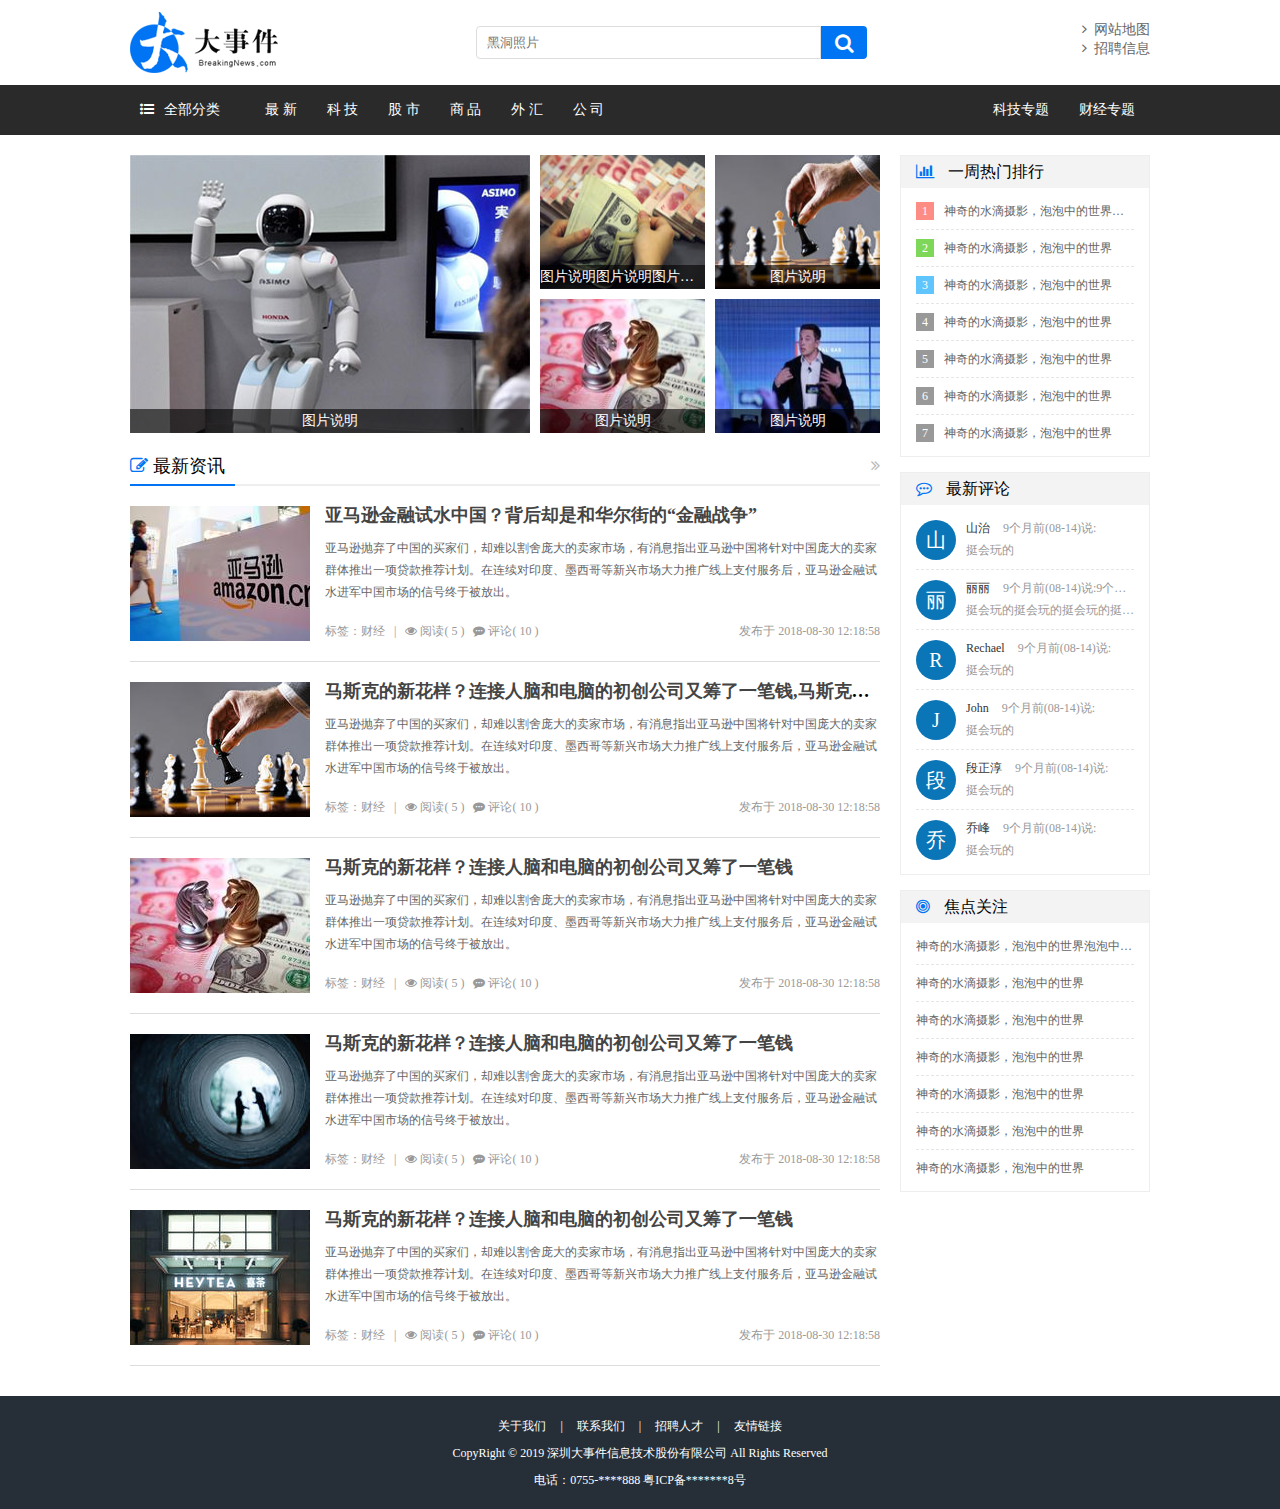
<file: index.html>
<!DOCTYPE html>
<html lang="en">

<head>
    <meta charset="UTF-8">
    <meta name="viewport" content="width=device-width, initial-scale=1.0">
    <meta http-equiv="X-UA-Compatible" content="ie=edge">
    <title>大事件-首页</title>
    <link rel="stylesheet" href="css/reset.css">
    <link rel="stylesheet" href="css/font-awesome.min.css">
    <link rel="stylesheet" href="css/main.css">
</head>

<body>
    <div class="header">
        <a href="#" class="logo fl"><img src="images/logo.png" alt="logo"></a>
        <div class="search_form fl">
            <input type="text" class="search_txt" placeholder="黑洞照片">
            <button class="search_btn"><i class="fa fa-search"></i></button>
        </div>
        <div class="link_info fr">
            <a href="#"><i class="fa fa-angle-right"></i>&nbsp;&nbsp;网站地图</a><br>
            <a href="#"><i class="fa fa-angle-right"></i>&nbsp;&nbsp;招聘信息</a>
        </div>
    </div>

    <div class="menu_con">
        <div class="menu">
            <div class="menu_collapse fl">
                <a href="javascript:;" class="level_one"><i class="fa fa-list-ul"></i>全部分类</a>
                <ul class="level_two">
                    <li class="up"></li>
                    <li><a href="./list.html">最 新</a></li>
                    <li><a href="./list.html">科 技</a></li>
                    <li><a href="./list.html">股 市</a></li>
                    <li><a href="./list.html">商 品</a></li>
                    <li><a href="./list.html">外 汇</a></li>
                    <li><a href="./list.html">公 司</a></li>
                </ul>
            </div>
            <ul class="left_menu fl">
                <li><a href="#">最 新</a></li>
                <li><a href="#">科 技</a></li>
                <li><a href="#">股 市</a></li>
                <li><a href="#">商 品</a></li>
                <li><a href="#">外 汇</a></li>
                <li><a href="#">公 司</a></li>
            </ul>
            <ul class="right_menu fr">
                <li><a href="#">科技专题</a></li>
                <li><a href="#">财经专题</a></li>
            </ul>
        </div>
    </div>

    <div class="main_con clearfix">
        <div class="left_con">
            <ul class="focus_list">
                <li class="first">
                    <a href="#"><img src="images/pic01.jpg" alt=""></a>
                    <p>图片说明</p>
                </li>
                <li>
                    <a href="#"><img src="images/pic02.jpg" alt=""></a>
                    <p>图片说明图片说明图片说明图片说明图片说明图片说明图片说明图片说明图片说明</p>
                </li>
                <li>
                    <a href="#"><img src="images/pic03.jpg" alt=""></a>
                    <p>图片说明</p>
                </li>
                <li>
                    <a href="#"><img src="images/pic05.jpg" alt=""></a>
                    <p>图片说明</p>
                </li>
                <li>
                    <a href="#"><img src="images/pic06.jpg" alt=""></a>
                    <p>图片说明</p>
                </li>
            </ul>

            <div class="common_title">
                <h3><i class="fa fa-edit"></i> 最新资讯</h3>
                <a href="#" class="more"><i class="fa fa-angle-double-right"></i></a>
            </div>

            <div class="common_news">
                <div class="common_news_list">
                    <a href="#" class="list_pic"><img src="images/pic09.jpg" alt=""></a>
                    <h4><a href="#">亚马逊金融试水中国？背后却是和华尔街的“金融战争” </a></h4>
                    <p>亚马逊抛弃了中国的买家们，却难以割舍庞大的卖家市场，有消息指出亚马逊中国将针对中国庞大的卖家群体推出一项贷款推荐计划。在连续对印度、墨西哥等新兴市场大力推广线上支付服务后，亚马逊金融试水进军中国市场的信号终于被放出。
                    </p>
                    <div class="new_info">
                        <span>标签：财经&nbsp;&nbsp;&nbsp;|&nbsp;&nbsp;&nbsp;<i class="fa fa-eye"></i>&nbsp;阅读( 5
                            )&nbsp;&nbsp;&nbsp;<i class="fa fa-commenting"></i>&nbsp;评论( 10 )</span>
                        <b>发布于 2018-08-30 12:18:58</b>
                    </div>
                </div>

                <div class="common_news_list">
                    <a href="#" class="list_pic"><img src="images/pic03.jpg" alt=""></a>
                    <h4><a href="#">马斯克的新花样？连接人脑和电脑的初创公司又筹了一笔钱,马斯克的新花样？连接人脑和电脑的初创公司又筹了一笔钱</a></h4>
                    <p>亚马逊抛弃了中国的买家们，却难以割舍庞大的卖家市场，有消息指出亚马逊中国将针对中国庞大的卖家群体推出一项贷款推荐计划。在连续对印度、墨西哥等新兴市场大力推广线上支付服务后，亚马逊金融试水进军中国市场的信号终于被放出。
                    </p>
                    <div class="new_info">
                        <span>标签：财经&nbsp;&nbsp;&nbsp;|&nbsp;&nbsp;&nbsp;<i class="fa fa-eye"></i>&nbsp;阅读( 5
                            )&nbsp;&nbsp;&nbsp;<i class="fa fa-commenting"></i>&nbsp;评论( 10 )</span>
                        <b>发布于 2018-08-30 12:18:58</b>
                    </div>
                </div>

                <div class="common_news_list">
                    <a href="#" class="list_pic"><img src="images/pic05.jpg" alt=""></a>
                    <h4><a href="#">马斯克的新花样？连接人脑和电脑的初创公司又筹了一笔钱</a></h4>
                    <p>亚马逊抛弃了中国的买家们，却难以割舍庞大的卖家市场，有消息指出亚马逊中国将针对中国庞大的卖家群体推出一项贷款推荐计划。在连续对印度、墨西哥等新兴市场大力推广线上支付服务后，亚马逊金融试水进军中国市场的信号终于被放出。
                    </p>
                    <div class="new_info">
                        <span>标签：财经&nbsp;&nbsp;&nbsp;|&nbsp;&nbsp;&nbsp;<i class="fa fa-eye"></i>&nbsp;阅读( 5
                            )&nbsp;&nbsp;&nbsp;<i class="fa fa-commenting"></i>&nbsp;评论( 10 )</span>
                        <b>发布于 2018-08-30 12:18:58</b>
                    </div>
                </div>

                <div class="common_news_list">
                    <a href="#" class="list_pic"><img src="images/pic07.jpg" alt=""></a>
                    <h4><a href="#">马斯克的新花样？连接人脑和电脑的初创公司又筹了一笔钱</a></h4>
                    <p>亚马逊抛弃了中国的买家们，却难以割舍庞大的卖家市场，有消息指出亚马逊中国将针对中国庞大的卖家群体推出一项贷款推荐计划。在连续对印度、墨西哥等新兴市场大力推广线上支付服务后，亚马逊金融试水进军中国市场的信号终于被放出。
                    </p>
                    <div class="new_info">
                        <span>标签：财经&nbsp;&nbsp;&nbsp;|&nbsp;&nbsp;&nbsp;<i class="fa fa-eye"></i>&nbsp;阅读( 5
                            )&nbsp;&nbsp;&nbsp;<i class="fa fa-commenting"></i>&nbsp;评论( 10 )</span>
                        <b>发布于 2018-08-30 12:18:58</b>
                    </div>
                </div>

                <div class="common_news_list">
                    <a href="#" class="list_pic"><img src="images/pic10.jpg" alt=""></a>
                    <h4><a href="#">马斯克的新花样？连接人脑和电脑的初创公司又筹了一笔钱</a></h4>
                    <p>亚马逊抛弃了中国的买家们，却难以割舍庞大的卖家市场，有消息指出亚马逊中国将针对中国庞大的卖家群体推出一项贷款推荐计划。在连续对印度、墨西哥等新兴市场大力推广线上支付服务后，亚马逊金融试水进军中国市场的信号终于被放出。
                    </p>
                    <div class="new_info">
                        <span>标签：财经&nbsp;&nbsp;&nbsp;|&nbsp;&nbsp;&nbsp;<i class="fa fa-eye"></i>&nbsp;阅读( 5
                            )&nbsp;&nbsp;&nbsp;<i class="fa fa-commenting"></i>&nbsp;评论( 10 )</span>
                        <b>发布于 2018-08-30 12:18:58</b>
                    </div>
                </div>
            </div>

        </div>
        <div class="right_con">
            <div class="common_wrap">
                <h3><i class="fa fa-bar-chart"></i> 一周热门排行</h3>
                <ul class="content_list hotrank_list">
                    <li><span class="first">1</span><a href="#">神奇的水滴摄影，泡泡中的世界泡泡中的世界</a></li>
                    <li><span class="second">2</span><a href="#">神奇的水滴摄影，泡泡中的世界</a></li>
                    <li><span class="third">3</span><a href="#">神奇的水滴摄影，泡泡中的世界</a></li>
                    <li><span>4</span><a href="#">神奇的水滴摄影，泡泡中的世界</a></li>
                    <li><span>5</span><a href="#">神奇的水滴摄影，泡泡中的世界</a></li>
                    <li><span>6</span><a href="#">神奇的水滴摄影，泡泡中的世界</a></li>
                    <li><span>7</span><a href="#">神奇的水滴摄影，泡泡中的世界</a></li>
                </ul>
            </div>
            <div class="common_wrap">
                <h3><i class="fa fa-commenting-o"></i> 最新评论</h3>
                <ul class="content_list comment_list">
                    <li>
                        <span>山</span>
                        <b><em>山治</em> 9个月前(08-14)说:</b>
                        <strong>挺会玩的</strong>
                    </li>
                    <li>
                        <span>丽</span>
                        <b><em>丽丽</em> 9个月前(08-14)说:9个月前(08-14)说:9个月前(08-14)说:</b>
                        <strong>挺会玩的挺会玩的挺会玩的挺会玩的</strong>
                    </li>
                    <li>
                        <span>R</span>
                        <b><em>Rechael</em> 9个月前(08-14)说:</b>
                        <strong>挺会玩的</strong>
                    </li>
                    <li>
                        <span>J</span>
                        <b><em>John</em> 9个月前(08-14)说:</b>
                        <strong>挺会玩的</strong>
                    </li>
                    <li>
                        <span>段</span>
                        <b><em>段正淳</em> 9个月前(08-14)说:</b>
                        <strong>挺会玩的</strong>
                    </li>
                    <li>
                        <span>乔</span>
                        <b><em>乔峰</em> 9个月前(08-14)说:</b>
                        <strong>挺会玩的</strong>
                    </li>
                </ul>
            </div>
            <div class="common_wrap">
                <h3><i class="fa fa-bullseye"></i> 焦点关注</h3>
                <ul class="content_list guanzhu_list">
                    <li><a href="#">神奇的水滴摄影，泡泡中的世界泡泡中的世界</a></li>
                    <li><a href="#">神奇的水滴摄影，泡泡中的世界</a></li>
                    <li><a href="#">神奇的水滴摄影，泡泡中的世界</a></li>
                    <li><a href="#">神奇的水滴摄影，泡泡中的世界</a></li>
                    <li><a href="#">神奇的水滴摄影，泡泡中的世界</a></li>
                    <li><a href="#">神奇的水滴摄影，泡泡中的世界</a></li>
                    <li><a href="#">神奇的水滴摄影，泡泡中的世界</a></li>
                </ul>
            </div>
        </div>
    </div>

    <div class="footer clearfix">
        <div class="foot_link">
            <a href="#">关于我们</a>
            <span>|</span>
            <a href="#">联系我们</a>
            <span>|</span>
            <a href="#">招聘人才</a>
            <span>|</span>
            <a href="#">友情链接</a>
        </div>
        <p>CopyRight © 2019 深圳大事件信息技术股份有限公司 All Rights Reserved</p>
        <p>电话：0755-****888 粤ICP备*******8号</p>
    </div>

    <!-- 导入模板引擎js文件 -->
    <script src="./js/template-web.js"></script>
    <!-- 引入jq文件 -->
    <script src="./js/jquery-1.12.4.min.js"></script>
</body>

</html>
</file>
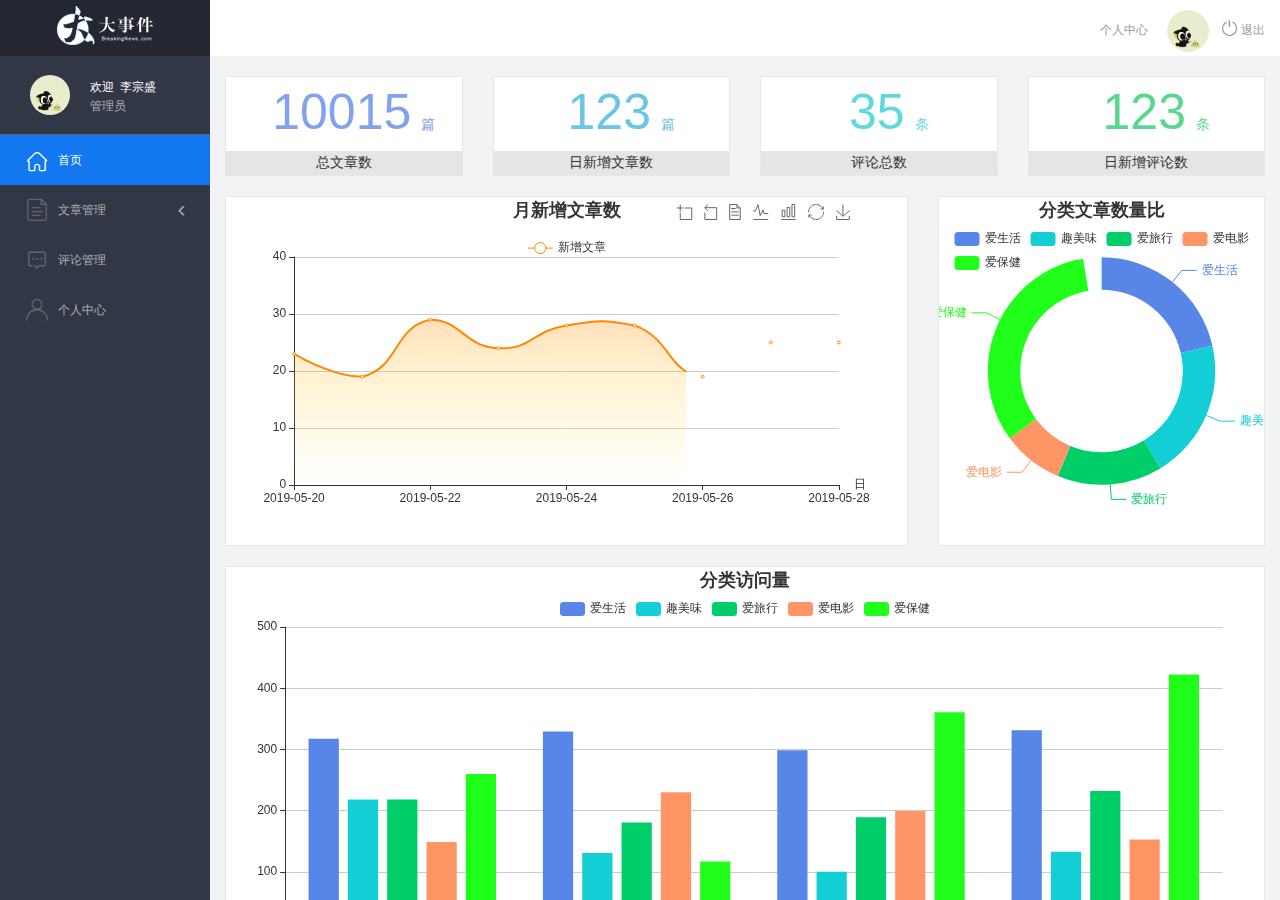
<file: admin/index.html>
<!DOCTYPE html>
<html lang="en">

<head>
    <meta charset="UTF-8">
    <meta name="viewport" content="width=device-width, initial-scale=1.0">
    <meta http-equiv="X-UA-Compatible" content="ie=edge">
    <title>大事件-后台首页</title>
    <link rel="stylesheet" href="./libs/bootstrap/css/bootstrap.min.css">
    <link rel="stylesheet" href="css/reset.css">
    <link rel="stylesheet" href="css/iconfont.css">
    <link rel="stylesheet" href="css/main.css">
    <script src="./libs/jquery-1.12.4.min.js"></script>
    <!-- 导入bootstrap的js文件 -->
    <script src="./libs/bootstrap/js/bootstrap.min.js"></script>
</head>

<body>
    <div class="sider">
        <a href="#" class="logo"><img src="images/logo02.png" alt="logo"></a>
        <div class="user_info">
            <img src="images/2.jpg" alt="person">
            <span>欢迎&nbsp;&nbsp;李宗盛</span>
            <b>管理员</b>
        </div>
        <!-- 左侧导航栏 -->
        <div class="menu">
            <div class="level01 active"><a href="./main_count.html" target="main_frame"><i
                        class="iconfont icon-yidiandiantubiao04"></i><span>首页</span></a></div>
            <div class="level01"><a href="#"><i class="iconfont icon-icon-article"></i><span>文章管理</span><b
                        class="iconfont icon-arrowdownl"></b></a></div>
            <ul class="level02">
                <li><a href="#" target="main_frame"><i class="iconfont icon-previewright"></i><span>文章列表</span></a></li>
                <li><a href="#" target="main_frame"><i class="iconfont icon-previewright"></i><span>发表文章</span></a></li>
                <li><a href="#" target="main_frame"><i class="iconfont icon-previewright"></i><span>文章类别管理</span></a>
                </li>
            </ul>

            <div class="level01"><a href="./comment_list.html" target="main_frame"><i
                        class="iconfont icon-comment"></i><span>评论管理</span></a></div>
            <div class="level01" id="user"><a href="./user.html" target="main_frame"><i
                        class="iconfont icon-user"></i><span>个人中心</span></a></div>
        </div>
        <!-- 顶部栏 -->
        <div class="header_bar">
            <div class="user_center_link">
                <a href="./user.html" target="main_frame">个人中心</a>
                <img src="images/2.jpg" alt="person">
                <a href="javascript:void(0)" class="logout"><i class="iconfont icon-tuichu"></i> 退出</a>
            </div>
        </div>
        <!-- 右侧主体内容 -->
        <div class="main" id="main_body">
            <iframe name="main_frame" src="./main_count.html" frameborder="0" class="main_frame"></iframe>
        </div>
    </div>
</body>
<script>
    $(function() {
        //点击文章管理后消失隐藏
        $('.level01').click(function() {
            $(this).next('.level02').slideToggle()
        })

        //点击变色
        $('.level01').click(function() {
            $(this).addClass('active').siblings().removeClass('active')
        })

        //获取用户信息
        $.ajax({
            url: 'http://localhost:8080/api/v1/admin/user/info',
            headers: {
                Authorization: window.localStorage.getItem('token')
            },
            success: function(res) {
                console.log(res);
                $('.user_info img').prop('src', res.data.userPic).next('span').html('欢迎&nbsp;&nbsp;' + res.data.nickname);
                $('.user_center_link').children('img').prop('src', res.data.userPic);



            }

        })






    })
</script>

</html>
</file>
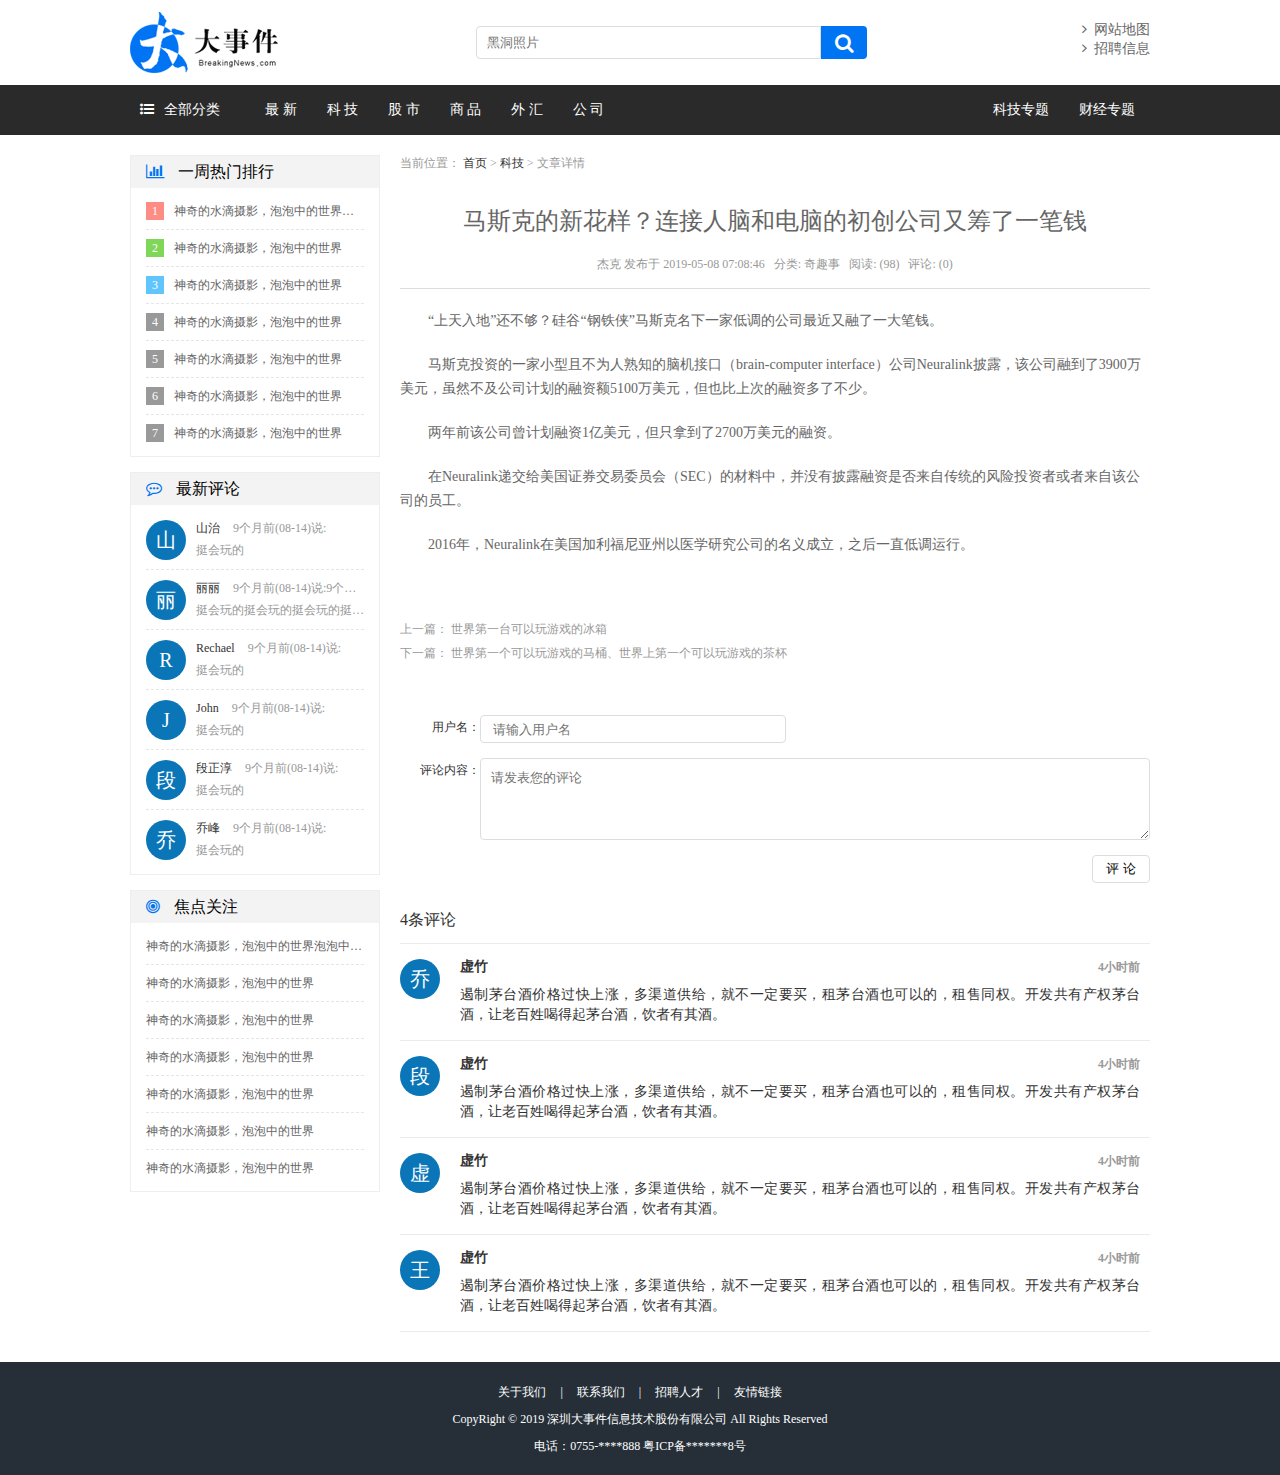
<file: article.html>
<!DOCTYPE html>
<html lang="en">

<head>
    <meta charset="UTF-8">
    <meta name="viewport" content="width=device-width, initial-scale=1.0">
    <meta http-equiv="X-UA-Compatible" content="ie=edge">
    <title>大事件-文章</title>
    <link rel="stylesheet" type="text/css" href="css/reset.css">
    <link rel="stylesheet" href="css/font-awesome.min.css">
    <link rel="stylesheet" type="text/css" href="css/main.css">
</head>

<body>
    <div class="header">
        <a href="#" class="logo fl"><img src="images/logo.png" alt="logo"></a>
        <div class="search_form fl">
            <input type="text" class="search_txt" placeholder="黑洞照片">
            <button class="search_btn"><i class="fa fa-search"></i></button>
        </div>
        <div class="link_info fr">
            <a href="#"><i class="fa fa-angle-right"></i>&nbsp;&nbsp;网站地图</a><br>
            <a href="#"><i class="fa fa-angle-right"></i>&nbsp;&nbsp;招聘信息</a>
        </div>
    </div>

    <div class="menu_con">
        <div class="menu">
            <div class="menu_collapse fl">
                <a href="javascript:;" class="level_one"><i class="fa fa-list-ul"></i>全部分类</a>
                <ul class="level_two">
                    <li class="up"></li>
                    <li><a href="#">最 新</a></li>
                    <li><a href="#">科 技</a></li>
                    <li><a href="#">股 市</a></li>
                    <li><a href="#">商 品</a></li>
                    <li><a href="#">外 汇</a></li>
                    <li><a href="#">公 司</a></li>
                </ul>
            </div>
            <ul class="left_menu fl">
                <li><a href="#">最 新</a></li>
                <li><a href="#">科 技</a></li>
                <li><a href="#">股 市</a></li>
                <li><a href="#">商 品</a></li>
                <li><a href="#">外 汇</a></li>
                <li><a href="#">公 司</a></li>
            </ul>
            <ul class="right_menu fr">
                <li><a href="#">科技专题</a></li>
                <li><a href="#">财经专题</a></li>
            </ul>
        </div>
    </div>

    <div class="main_con clearfix">
        <div class="left_con setfr">
            <div class="breadcrumb">
                当前位置： <a href="#">首页</a> &gt; <a href="#">科技</a> &gt; 文章详情
            </div>
            <h3 class="article_title">马斯克的新花样？连接人脑和电脑的初创公司又筹了一笔钱</h3>
            <div class="article_info">杰克 发布于 2019-05-08 07:08:46&nbsp;&nbsp;&nbsp;分类: 奇趣事&nbsp;&nbsp;&nbsp;阅读:
                (98)&nbsp;&nbsp;&nbsp;评论: (0)</div>
            <div class="article_con">

                <p>“上天入地”还不够？硅谷“钢铁侠”马斯克名下一家低调的公司最近又融了一大笔钱。</p>

                <p>马斯克投资的一家小型且不为人熟知的脑机接口（brain-computer
                    interface）公司Neuralink披露，该公司融到了3900万美元，虽然不及公司计划的融资额5100万美元，但也比上次的融资多了不少。</p>

                <p>两年前该公司曾计划融资1亿美元，但只拿到了2700万美元的融资。</p>

                <p>在Neuralink递交给美国证券交易委员会（SEC）的材料中，并没有披露融资是否来自传统的风险投资者或者来自该公司的员工。</p>

                <p>2016年，Neuralink在美国加利福尼亚州以医学研究公司的名义成立，之后一直低调运行。</p>

            </div>
            <div class="article_links">
                上一篇： <a href="#">世界第一台可以玩游戏的冰箱</a><br>
                下一篇： <a href="#">世界第一个可以玩游戏的马桶、世界上第一个可以玩游戏的茶杯</a>
            </div>

            <form action="" class="comment_form">
                <div class="form_group">
                    <label>用户名：</label>
                    <input type="text" placeholder="请输入用户名" class="comment_name">
                </div>
                <div class="form_group">
                    <label>评论内容：</label>
                    <textarea placeholder="请发表您的评论" class="comment_input"></textarea>
                </div>
                <div class="form_group">
                    <input type="submit" name="" value="评 论" class="comment_sub"></div>
            </form>

            <div class="comment_count">
                4条评论
            </div>

            <div class="comment_list_con">
                <div class="comment_detail_list">
                    <div class="person_pic fl">乔</div>
                    <div class="name_time fl"><b>虚竹</b><span>4小时前</span></div>
                    <div class="comment_text fl">
                        遏制茅台酒价格过快上涨，多渠道供给，就不一定要买，租茅台酒也可以的，租售同权。开发共有产权茅台酒，让老百姓喝得起茅台酒，饮者有其酒。
                    </div>
                </div>
                <div class="comment_detail_list">
                    <div class="person_pic fl">段</div>
                    <div class="name_time fl"><b>虚竹</b><span>4小时前</span></div>
                    <div class="comment_text fl">
                        遏制茅台酒价格过快上涨，多渠道供给，就不一定要买，租茅台酒也可以的，租售同权。开发共有产权茅台酒，让老百姓喝得起茅台酒，饮者有其酒。
                    </div>
                </div>
                <div class="comment_detail_list">
                    <div class="person_pic fl">虚</div>
                    <div class="name_time fl"><b>虚竹</b><span>4小时前</span></div>
                    <div class="comment_text fl">
                        遏制茅台酒价格过快上涨，多渠道供给，就不一定要买，租茅台酒也可以的，租售同权。开发共有产权茅台酒，让老百姓喝得起茅台酒，饮者有其酒。
                    </div>
                </div>
                <div class="comment_detail_list">
                    <div class="person_pic fl">王</div>
                    <div class="name_time fl"><b>虚竹</b><span>4小时前</span></div>
                    <div class="comment_text fl">
                        遏制茅台酒价格过快上涨，多渠道供给，就不一定要买，租茅台酒也可以的，租售同权。开发共有产权茅台酒，让老百姓喝得起茅台酒，饮者有其酒。
                    </div>
                </div>
            </div>
        </div>
        <div class="right_con setfl">
            <div class="common_wrap">
                <h3><i class="fa fa-bar-chart"></i> 一周热门排行</h3>
                <ul class="content_list">
                    <li><span class="first">1</span><a href="#">神奇的水滴摄影，泡泡中的世界泡泡中的世界</a></li>
                    <li><span class="second">2</span><a href="#">神奇的水滴摄影，泡泡中的世界</a></li>
                    <li><span class="third">3</span><a href="#">神奇的水滴摄影，泡泡中的世界</a></li>
                    <li><span>4</span><a href="#">神奇的水滴摄影，泡泡中的世界</a></li>
                    <li><span>5</span><a href="#">神奇的水滴摄影，泡泡中的世界</a></li>
                    <li><span>6</span><a href="#">神奇的水滴摄影，泡泡中的世界</a></li>
                    <li><span>7</span><a href="#">神奇的水滴摄影，泡泡中的世界</a></li>
                </ul>
            </div>
            <div class="common_wrap">
                <h3><i class="fa fa-commenting-o"></i> 最新评论</h3>
                <ul class="content_list comment_list">
                    <li>
                        <span>山</span>
                        <b><em>山治</em> 9个月前(08-14)说:</b>
                        <strong>挺会玩的</strong>
                    </li>
                    <li>
                        <span>丽</span>
                        <b><em>丽丽</em> 9个月前(08-14)说:9个月前(08-14)说:9个月前(08-14)说:</b>
                        <strong>挺会玩的挺会玩的挺会玩的挺会玩的</strong>
                    </li>
                    <li>
                        <span>R</span>
                        <b><em>Rechael</em> 9个月前(08-14)说:</b>
                        <strong>挺会玩的</strong>
                    </li>
                    <li>
                        <span>J</span>
                        <b><em>John</em> 9个月前(08-14)说:</b>
                        <strong>挺会玩的</strong>
                    </li>
                    <li>
                        <span>段</span>
                        <b><em>段正淳</em> 9个月前(08-14)说:</b>
                        <strong>挺会玩的</strong>
                    </li>
                    <li>
                        <span>乔</span>
                        <b><em>乔峰</em> 9个月前(08-14)说:</b>
                        <strong>挺会玩的</strong>
                    </li>
                </ul>
            </div>
            <div class="common_wrap">
                <h3><i class="fa fa-bullseye"></i> 焦点关注</h3>
                <ul class="content_list guanzhu_list">
                    <li><a href="#">神奇的水滴摄影，泡泡中的世界泡泡中的世界</a></li>
                    <li><a href="#">神奇的水滴摄影，泡泡中的世界</a></li>
                    <li><a href="#">神奇的水滴摄影，泡泡中的世界</a></li>
                    <li><a href="#">神奇的水滴摄影，泡泡中的世界</a></li>
                    <li><a href="#">神奇的水滴摄影，泡泡中的世界</a></li>
                    <li><a href="#">神奇的水滴摄影，泡泡中的世界</a></li>
                    <li><a href="#">神奇的水滴摄影，泡泡中的世界</a></li>
                </ul>
            </div>
        </div>
    </div>

    <div class="footer clearfix">
        <div class="foot_link">
            <a href="#">关于我们</a>
            <span>|</span>
            <a href="#">联系我们</a>
            <span>|</span>
            <a href="#">招聘人才</a>
            <span>|</span>
            <a href="#">友情链接</a>
        </div>
        <p>CopyRight © 2019 深圳大事件信息技术股份有限公司 All Rights Reserved</p>
        <p>电话：0755-****888 粤ICP备*******8号</p>
    </div>

    <!-- 引入模板引擎js文件 -->
    <script src="./js/template-web.js"></script>
    <script src="./js/jquery-1.12.4.min.js"></script>

</body>

</html>
</file>
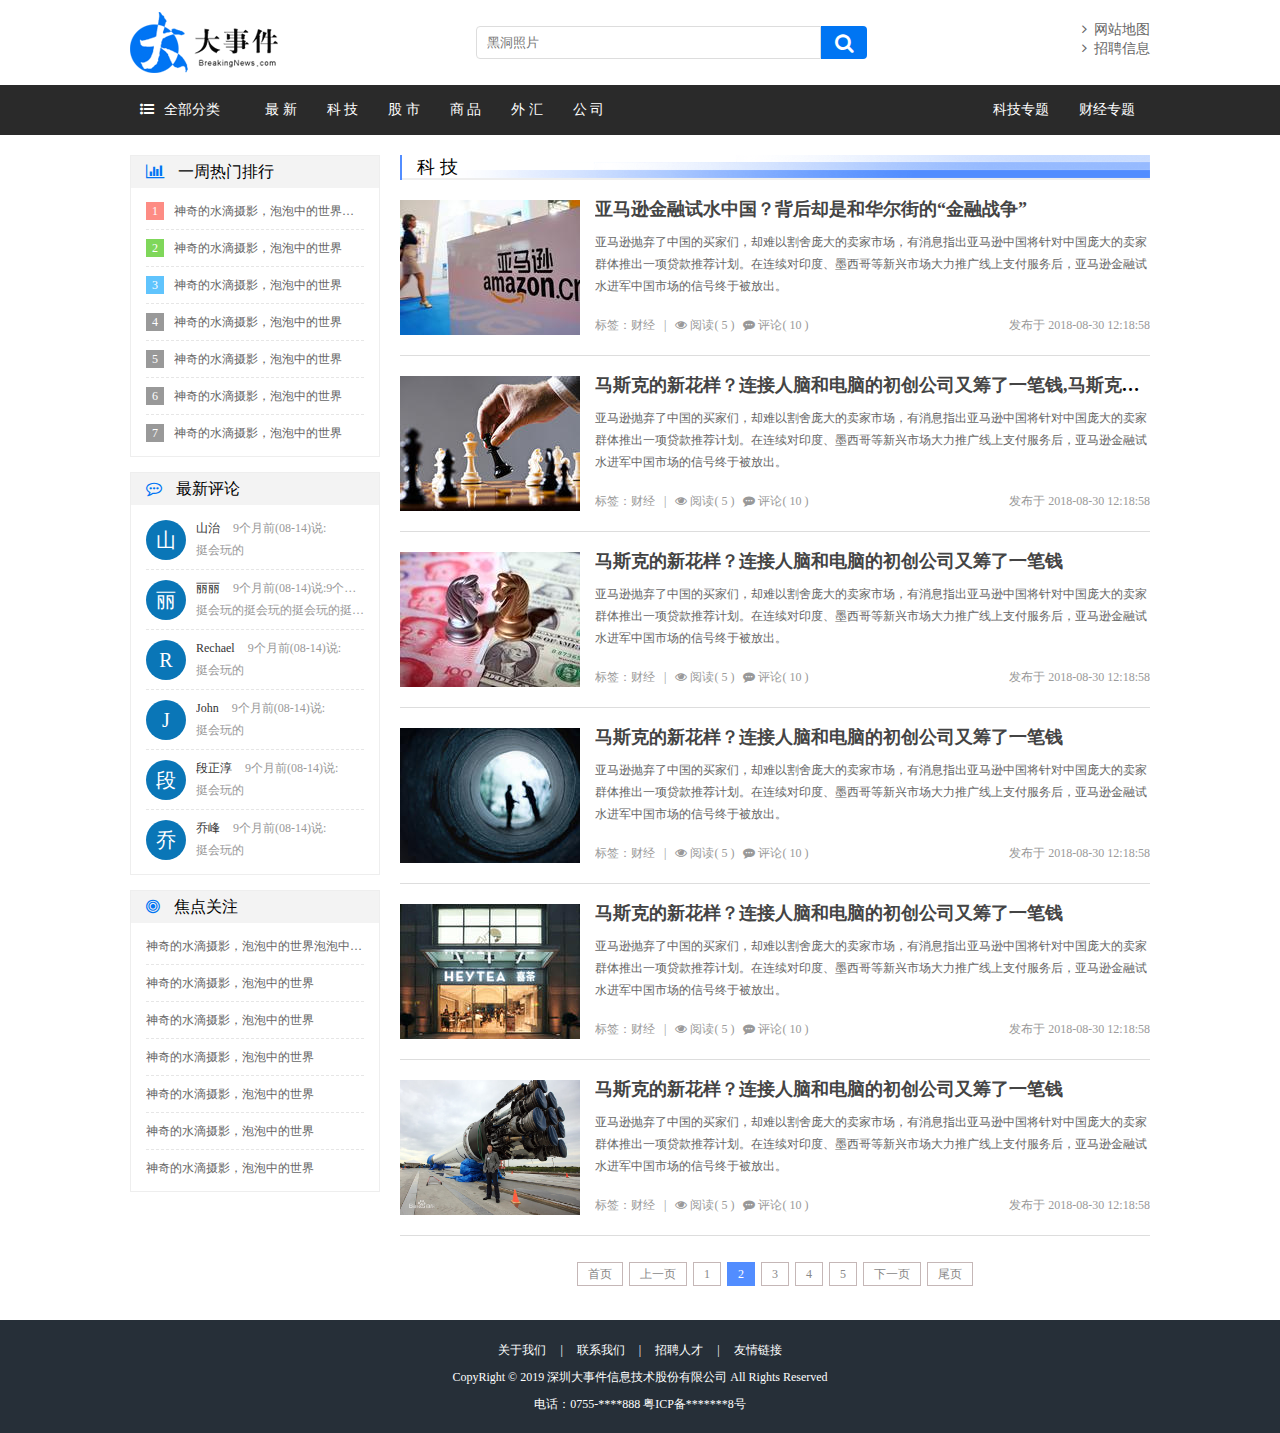
<file: list.html>
<!DOCTYPE html>
<html lang="en">

<head>
    <meta charset="UTF-8">
    <meta name="viewport" content="width=device-width, initial-scale=1.0">
    <meta http-equiv="X-UA-Compatible" content="ie=edge">
    <title>大事件-列表页</title>
    <link rel="stylesheet" type="text/css" href="css/reset.css">
    <link rel="stylesheet" href="css/font-awesome.min.css">
    <link rel="stylesheet" type="text/css" href="css/jquery.pagination.css">
    <link rel="stylesheet" type="text/css" href="css/main.css">
    <script type="text/javascript" src="js/jquery-1.12.4.min.js"></script>
    <script type="text/javascript" src="js/jquery.pagination.min.js"></script>
</head>

<body>
    <div class="header">
        <a href="#" class="logo fl"><img src="images/logo.png" alt="logo"></a>
        <div class="search_form fl">
            <input type="text" class="search_txt" placeholder="黑洞照片">
            <button class="search_btn"><i class="fa fa-search"></i></button>
        </div>
        <div class="link_info fr">
            <a href="#"><i class="fa fa-angle-right"></i>&nbsp;&nbsp;网站地图</a><br>
            <a href="#"><i class="fa fa-angle-right"></i>&nbsp;&nbsp;招聘信息</a>
        </div>
    </div>

    <div class="menu_con">
        <div class="menu">
            <div class="menu_collapse fl">
                <a href="javascript:;" class="level_one"><i class="fa fa-list-ul"></i>全部分类</a>
                <ul class="level_two">
                    <li class="up"></li>
                    <li><a href="#">最 新</a></li>
                    <li><a href="#">科 技</a></li>
                    <li><a href="#">股 市</a></li>
                    <li><a href="#">商 品</a></li>
                    <li><a href="#">外 汇</a></li>
                    <li><a href="#">公 司</a></li>
                </ul>
            </div>
            <ul class="left_menu fl">
                <li><a href="#">最 新</a></li>
                <li><a href="#">科 技</a></li>
                <li><a href="#">股 市</a></li>
                <li><a href="#">商 品</a></li>
                <li><a href="#">外 汇</a></li>
                <li><a href="#">公 司</a></li>
            </ul>
            <ul class="right_menu fr">
                <li><a href="#">科技专题</a></li>
                <li><a href="#">财经专题</a></li>
            </ul>
        </div>
    </div>

    <div class="main_con clearfix">
        <div class="left_con setfr">

            <div class="list_title">
                <h3>科 技</h3>
            </div>

            <div class="common_news_list">
                <a href="#" class="list_pic"><img src="images/pic09.jpg" alt=""></a>
                <h4><a href="#">亚马逊金融试水中国？背后却是和华尔街的“金融战争” </a></h4>
                <p>亚马逊抛弃了中国的买家们，却难以割舍庞大的卖家市场，有消息指出亚马逊中国将针对中国庞大的卖家群体推出一项贷款推荐计划。在连续对印度、墨西哥等新兴市场大力推广线上支付服务后，亚马逊金融试水进军中国市场的信号终于被放出。
                </p>
                <div class="new_info">
                    <span>标签：财经&nbsp;&nbsp;&nbsp;|&nbsp;&nbsp;&nbsp;<i class="fa fa-eye"></i>&nbsp;阅读( 5
                        )&nbsp;&nbsp;&nbsp;<i class="fa fa-commenting"></i>&nbsp;评论( 10 )</span>
                    <b>发布于 2018-08-30 12:18:58</b>
                </div>
            </div>

            <div class="common_news_list">
                <a href="#" class="list_pic"><img src="images/pic03.jpg" alt=""></a>
                <h4><a href="#">马斯克的新花样？连接人脑和电脑的初创公司又筹了一笔钱,马斯克的新花样？连接人脑和电脑的初创公司又筹了一笔钱</a></h4>
                <p>亚马逊抛弃了中国的买家们，却难以割舍庞大的卖家市场，有消息指出亚马逊中国将针对中国庞大的卖家群体推出一项贷款推荐计划。在连续对印度、墨西哥等新兴市场大力推广线上支付服务后，亚马逊金融试水进军中国市场的信号终于被放出。
                </p>
                <div class="new_info">
                    <span>标签：财经&nbsp;&nbsp;&nbsp;|&nbsp;&nbsp;&nbsp;<i class="fa fa-eye"></i>&nbsp;阅读( 5
                        )&nbsp;&nbsp;&nbsp;<i class="fa fa-commenting"></i>&nbsp;评论( 10 )</span>
                    <b>发布于 2018-08-30 12:18:58</b>
                </div>
            </div>

            <div class="common_news_list">
                <a href="#" class="list_pic"><img src="images/pic05.jpg" alt=""></a>
                <h4><a href="#">马斯克的新花样？连接人脑和电脑的初创公司又筹了一笔钱</a></h4>
                <p>亚马逊抛弃了中国的买家们，却难以割舍庞大的卖家市场，有消息指出亚马逊中国将针对中国庞大的卖家群体推出一项贷款推荐计划。在连续对印度、墨西哥等新兴市场大力推广线上支付服务后，亚马逊金融试水进军中国市场的信号终于被放出。
                </p>
                <div class="new_info">
                    <span>标签：财经&nbsp;&nbsp;&nbsp;|&nbsp;&nbsp;&nbsp;<i class="fa fa-eye"></i>&nbsp;阅读( 5
                        )&nbsp;&nbsp;&nbsp;<i class="fa fa-commenting"></i>&nbsp;评论( 10 )</span>
                    <b>发布于 2018-08-30 12:18:58</b>
                </div>
            </div>

            <div class="common_news_list">
                <a href="#" class="list_pic"><img src="images/pic07.jpg" alt=""></a>
                <h4><a href="#">马斯克的新花样？连接人脑和电脑的初创公司又筹了一笔钱</a></h4>
                <p>亚马逊抛弃了中国的买家们，却难以割舍庞大的卖家市场，有消息指出亚马逊中国将针对中国庞大的卖家群体推出一项贷款推荐计划。在连续对印度、墨西哥等新兴市场大力推广线上支付服务后，亚马逊金融试水进军中国市场的信号终于被放出。
                </p>
                <div class="new_info">
                    <span>标签：财经&nbsp;&nbsp;&nbsp;|&nbsp;&nbsp;&nbsp;<i class="fa fa-eye"></i>&nbsp;阅读( 5
                        )&nbsp;&nbsp;&nbsp;<i class="fa fa-commenting"></i>&nbsp;评论( 10 )</span>
                    <b>发布于 2018-08-30 12:18:58</b>
                </div>
            </div>

            <div class="common_news_list">
                <a href="#" class="list_pic"><img src="images/pic10.jpg" alt=""></a>
                <h4><a href="#">马斯克的新花样？连接人脑和电脑的初创公司又筹了一笔钱</a></h4>
                <p>亚马逊抛弃了中国的买家们，却难以割舍庞大的卖家市场，有消息指出亚马逊中国将针对中国庞大的卖家群体推出一项贷款推荐计划。在连续对印度、墨西哥等新兴市场大力推广线上支付服务后，亚马逊金融试水进军中国市场的信号终于被放出。
                </p>
                <div class="new_info">
                    <span>标签：财经&nbsp;&nbsp;&nbsp;|&nbsp;&nbsp;&nbsp;<i class="fa fa-eye"></i>&nbsp;阅读( 5
                        )&nbsp;&nbsp;&nbsp;<i class="fa fa-commenting"></i>&nbsp;评论( 10 )</span>
                    <b>发布于 2018-08-30 12:18:58</b>
                </div>
            </div>

            <div class="common_news_list">
                <a href="#" class="list_pic"><img src="images/pic04.jpg" alt=""></a>
                <h4><a href="#">马斯克的新花样？连接人脑和电脑的初创公司又筹了一笔钱</a></h4>
                <p>亚马逊抛弃了中国的买家们，却难以割舍庞大的卖家市场，有消息指出亚马逊中国将针对中国庞大的卖家群体推出一项贷款推荐计划。在连续对印度、墨西哥等新兴市场大力推广线上支付服务后，亚马逊金融试水进军中国市场的信号终于被放出。
                </p>
                <div class="new_info">
                    <span>标签：财经&nbsp;&nbsp;&nbsp;|&nbsp;&nbsp;&nbsp;<i class="fa fa-eye"></i>&nbsp;阅读( 5
                        )&nbsp;&nbsp;&nbsp;<i class="fa fa-commenting"></i>&nbsp;评论( 10 )</span>
                    <b>发布于 2018-08-30 12:18:58</b>
                </div>
            </div>

            <div id="pagination" class="page"></div>
            <script>
                $(function () {
                    $("#pagination").pagination({
                        currentPage: 2,
                        totalPage: 8,
                        callback: function (current) {
                            alert('ok!');
                        }
                    });
                });
            </script>

        </div>
        <div class="right_con setfl">
            <div class="common_wrap">
                <h3><i class="fa fa-bar-chart"></i> 一周热门排行</h3>
                <ul class="content_list">
                    <li><span class="first">1</span><a href="#">神奇的水滴摄影，泡泡中的世界泡泡中的世界</a></li>
                    <li><span class="second">2</span><a href="#">神奇的水滴摄影，泡泡中的世界</a></li>
                    <li><span class="third">3</span><a href="#">神奇的水滴摄影，泡泡中的世界</a></li>
                    <li><span>4</span><a href="#">神奇的水滴摄影，泡泡中的世界</a></li>
                    <li><span>5</span><a href="#">神奇的水滴摄影，泡泡中的世界</a></li>
                    <li><span>6</span><a href="#">神奇的水滴摄影，泡泡中的世界</a></li>
                    <li><span>7</span><a href="#">神奇的水滴摄影，泡泡中的世界</a></li>
                </ul>
            </div>
            <div class="common_wrap">
                <h3><i class="fa fa-commenting-o"></i> 最新评论</h3>
                <ul class="content_list comment_list">
                    <li>
                        <span>山</span>
                        <b><em>山治</em> 9个月前(08-14)说:</b>
                        <strong>挺会玩的</strong>
                    </li>
                    <li>
                        <span>丽</span>
                        <b><em>丽丽</em> 9个月前(08-14)说:9个月前(08-14)说:9个月前(08-14)说:</b>
                        <strong>挺会玩的挺会玩的挺会玩的挺会玩的</strong>
                    </li>
                    <li>
                        <span>R</span>
                        <b><em>Rechael</em> 9个月前(08-14)说:</b>
                        <strong>挺会玩的</strong>
                    </li>
                    <li>
                        <span>J</span>
                        <b><em>John</em> 9个月前(08-14)说:</b>
                        <strong>挺会玩的</strong>
                    </li>
                    <li>
                        <span>段</span>
                        <b><em>段正淳</em> 9个月前(08-14)说:</b>
                        <strong>挺会玩的</strong>
                    </li>
                    <li>
                        <span>乔</span>
                        <b><em>乔峰</em> 9个月前(08-14)说:</b>
                        <strong>挺会玩的</strong>
                    </li>
                </ul>
            </div>
            <div class="common_wrap">
                <h3><i class="fa fa-bullseye"></i> 焦点关注</h3>
                <ul class="content_list guanzhu_list">
                    <li><a href="#">神奇的水滴摄影，泡泡中的世界泡泡中的世界</a></li>
                    <li><a href="#">神奇的水滴摄影，泡泡中的世界</a></li>
                    <li><a href="#">神奇的水滴摄影，泡泡中的世界</a></li>
                    <li><a href="#">神奇的水滴摄影，泡泡中的世界</a></li>
                    <li><a href="#">神奇的水滴摄影，泡泡中的世界</a></li>
                    <li><a href="#">神奇的水滴摄影，泡泡中的世界</a></li>
                    <li><a href="#">神奇的水滴摄影，泡泡中的世界</a></li>
                </ul>
            </div>
        </div>
    </div>

    <div class="footer clearfix">
        <div class="foot_link">
            <a href="#">关于我们</a>
            <span>|</span>
            <a href="#">联系我们</a>
            <span>|</span>
            <a href="#">招聘人才</a>
            <span>|</span>
            <a href="#">友情链接</a>
        </div>
        <p>CopyRight © 2019 深圳大事件信息技术股份有限公司 All Rights Reserved</p>
        <p>电话：0755-****888 粤ICP备*******8号</p>
    </div>
    <!-- 导包template -->
    <script src="./js/template-web.js"></script>
</body>

</html>
</file>
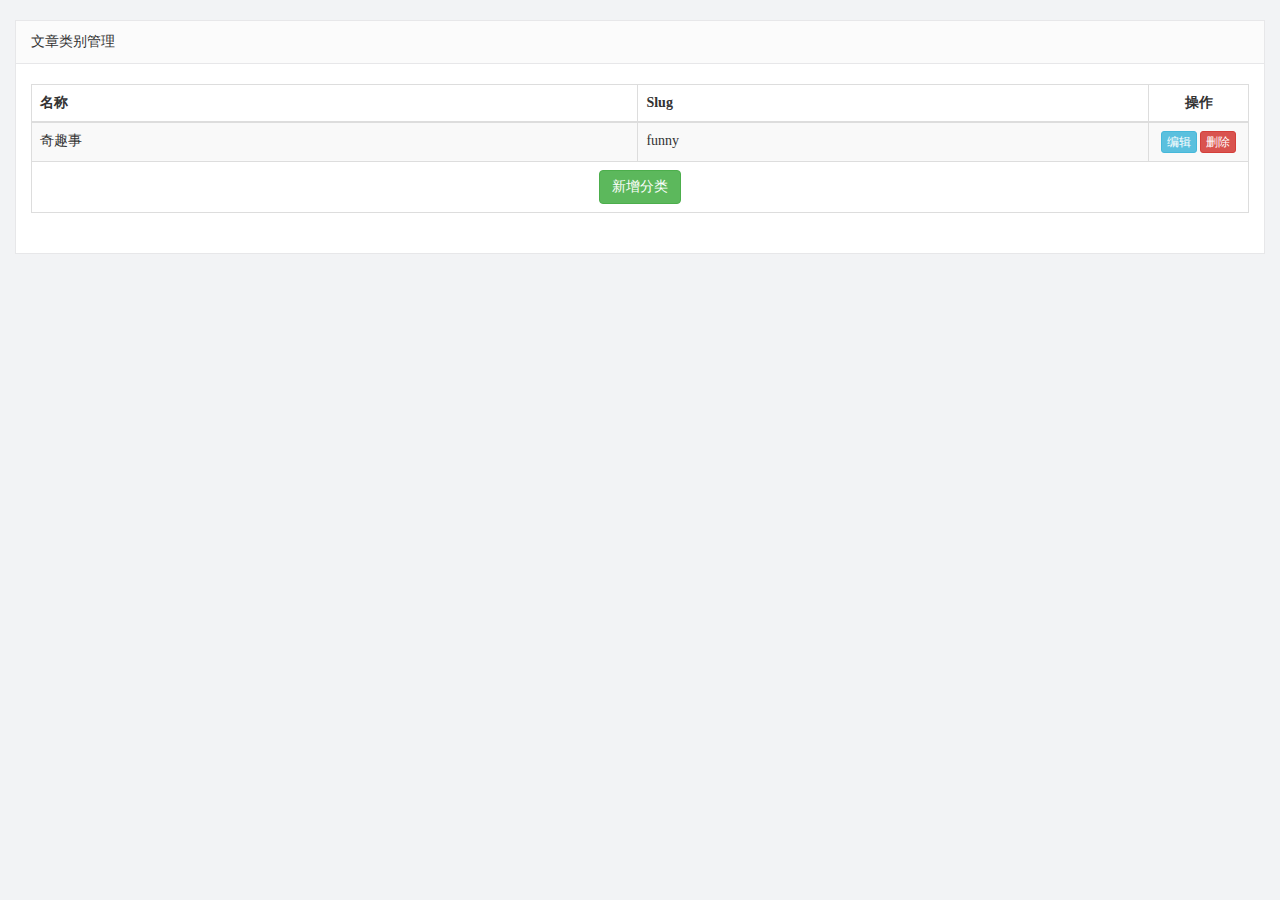
<file: admin/article_category.html>
<!DOCTYPE html>
<html lang="en">

<head>
    <meta charset="UTF-8">
    <meta name="viewport" content="width=device-width, initial-scale=1.0">
    <meta http-equiv="X-UA-Compatible" content="ie=edge">
    <title>文章列表</title>
    <link rel="stylesheet" href="./libs/bootstrap/css/bootstrap.min.css">
    <link rel="stylesheet" href="css/reset.css">
    <link rel="stylesheet" href="css/iconfont.css">
    <link rel="stylesheet" href="css/main.css">
    <script src="./libs/jquery-1.12.4.min.js"></script>
    <script src="./libs/bootstrap/js/bootstrap.min.js"></script>
    <!-- 引入模板引擎js文件 -->
    <script src="./libs/template-web.js"></script>
</head>

<body>
    <div class="container-fluid">
        <div class="common_title">
            文章类别管理
        </div>
        <div class="container-fluid common_con">
            <table class="table table-striped table-bordered table-hover mp20 category_table">
                <thead>
                    <tr>
                        <th>名称</th>
                        <th>Slug</th>
                        <th class="text-center" width="100">操作</th>
                    </tr>
                </thead>
                <tbody>
                    <tr>
                        <td>奇趣事</td>
                        <td>funny</td>
                        <td class="text-center">
                            <a href="javascript:void(0);" data-toggle="modal" class=" btn btn-info btn-xs">编辑</a>
                            <a href="javascript:void(0);" class="btn btn-danger btn-xs">删除</a>
                        </td>
                    </tr>
                </tbody>
                <tfoot>
                    <tr>
                        <td colspan="3" class="text-center">
                            <a href="javascript:void(0)" class="btn btn-success" id="xinzengfenlei" data-toggle="modal"
                                data-target="#myModal">新增分类</a>
                        </td>
                    </tr>
                </tfoot>
            </table>
        </div>
    </div>

</html>
</file>
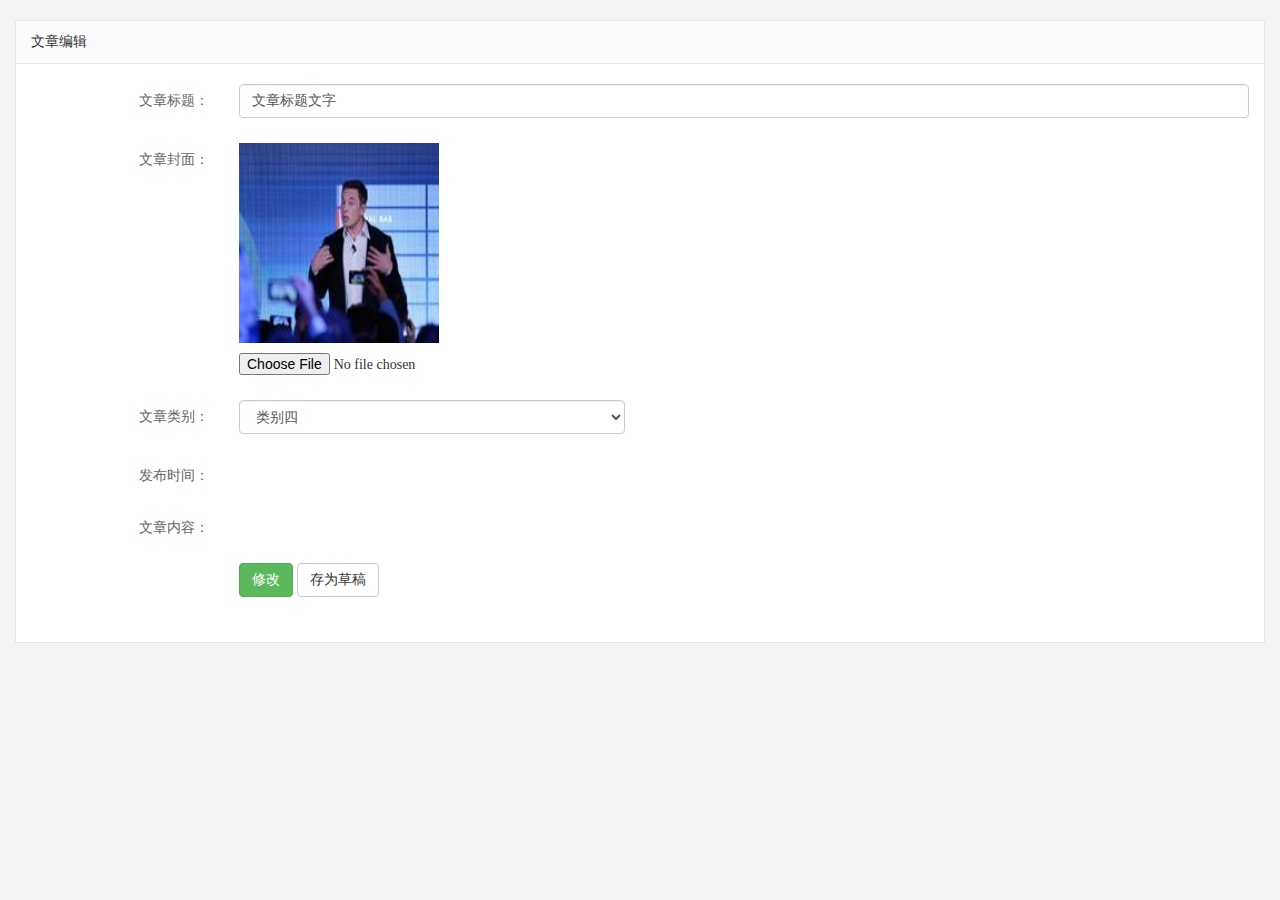
<file: admin/article_edit.html>
<!DOCTYPE html>
<html lang="en">

<head>
    <meta charset="UTF-8">
    <meta name="viewport" content="width=device-width, initial-scale=1.0">
    <meta http-equiv="X-UA-Compatible" content="ie=edge">
    <title>文章列表</title>
    <link rel="stylesheet" href="./libs/bootstrap/css/bootstrap.min.css">
    <link rel="stylesheet" href="css/reset.css">
    <link rel="stylesheet" href="css/iconfont.css">
    <link rel="stylesheet" href="css/main.css">
    <!-- jq -->
    <script src="./libs/jquery-1.12.4.min.js"></script>
    <!-- 模板引擎 -->
    <script src="./libs/template-web.js"></script>
</head>

<body>
    <div class="container-fluid">
        <div class="common_title">
            文章编辑
        </div>
        <div class="container-fluid common_con">
            <form class="form-horizontal article_form" id="form">
                <div class="form-group">
                    <label for="inputTitle" class="col-sm-2 control-label">文章标题：</label>
                    <div class="col-sm-10">
                        <input type="text" name="title" class="form-control title" id="inputTitle" value="文章标题文字">
                    </div>
                </div>
                <div class="form-group">
                    <label for="inputCover" class="col-sm-2 control-label">文章封面：</label>
                    <div class="col-sm-10">
                        <img src="images/pic06.jpg" class="article_cover">
                        <input name="cover" type="file" id="inputCover">
                    </div>
                </div>
                <div class="form-group">
                    <label for="inputCategory" class="col-sm-2 control-label">文章类别：</label>
                    <div class="col-sm-4">
                        <select class="form-control category" name="categoryId">
                            <option>类别一</option>
                            <option>类别二</option>
                            <option>类别三</option>
                            <option selected>类别四</option>
                            <option>类别五</option>
                        </select>
                    </div>
                </div>
                <div class="form-group">
                    <label class="col-sm-2 control-label">发布时间：</label>
                    <div class="col-sm-4">
                    </div>
                </div>
                <div class="form-group">
                    <label for="inputEmail3" class="col-sm-2 control-label">文章内容：</label>
                    <div class="col-sm-10">
                    </div>
                </div>
                <div class="form-group">
                    <div class="col-sm-offset-2 col-sm-10">
                        <button type="submit" class="btn btn-success btn-edit">修改</button>
                        <button type="submit" class="btn btn-default btn-draft">存为草稿</button>
                    </div>
                </div>
            </form>
        </div>
    </div>
</body>

</html>
</file>
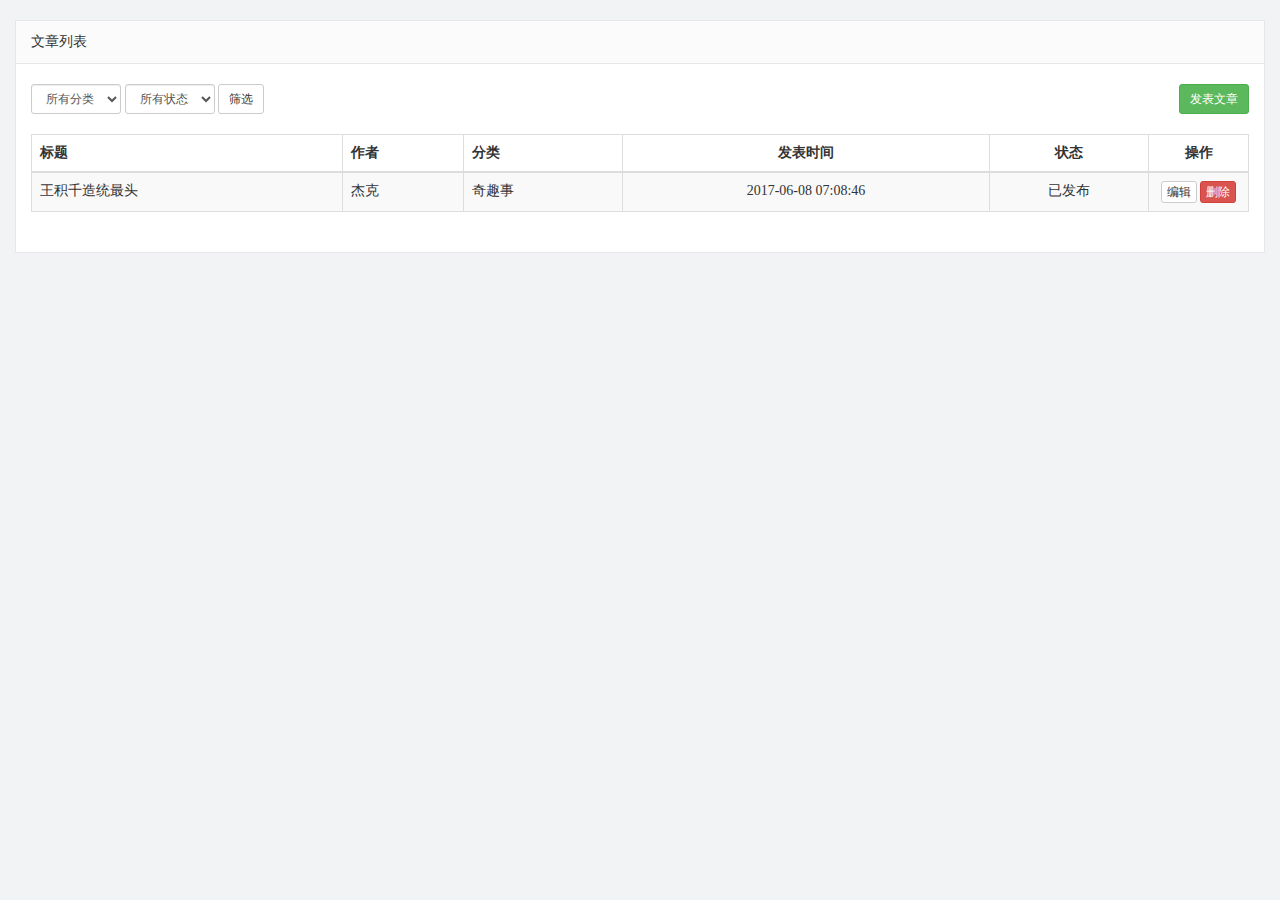
<file: admin/article_list.html>
<!DOCTYPE html>
<html lang="en">

<head>
    <meta charset="UTF-8">
    <meta name="viewport" content="width=device-width, initial-scale=1.0">
    <meta http-equiv="X-UA-Compatible" content="ie=edge">
    <title>文章列表</title>
    <link rel="stylesheet" href="./libs/bootstrap/css/bootstrap.min.css">
    <link rel="stylesheet" href="./css/reset.css">
    <link rel="stylesheet" href="./css/iconfont.css">
    <link rel="stylesheet" href="./css/main.css">
    <script src="./libs/jquery-1.12.4.min.js"></script>
    <!-- 引入模板引擎js文件 -->
    <script src="./libs/template-web.js"></script>
</head>

<body>
    <div class="container-fluid">
        <div class="common_title">
            文章列表
        </div>
        <div class="container-fluid common_con">
            <div class="row opt_btns">
                <div class="col-xs-6">
                    <form class="form-inline">
                        <select id="selCategory" name="" class="form-control input-sm">
                            <option value="">所有分类</option>
                            <option>未分类</option>
                            <option>奇趣事</option>
                            <option>会生活</option>
                            <option>爱旅行</option>
                        </select>
                        <select id="selStatus" name="" class="form-control input-sm">
                            <option value="">所有状态</option>
                            <option value="草稿">草稿</option>
                            <option value="已发布">已发布</option>
                        </select>
                        <button id="btnSearch" class="btn btn-default btn-sm">筛选</button>
                    </form>
                </div>
                <div class="col-xs-6">
                    <a href="article_release.html" class="btn btn-success btn-sm pull-right" id="release_btn">发表文章</a>
                </div>
            </div>
            <table class="table table-striped table-bordered table-hover mp20">
                <thead>
                    <tr>
                        <th>标题</th>
                        <th>作者</th>
                        <th>分类</th>
                        <th class="text-center">发表时间</th>
                        <th class="text-center">状态</th>
                        <th class="text-center" width="100">操作</th>
                    </tr>
                </thead>
                <tbody>
                    <tr>
                        <td>王积千造统最头</td>
                        <td>杰克</td>
                        <td>奇趣事</td>
                        <td class="text-center">2017-06-08 07:08:46</td>
                        <td class="text-center">已发布</td>
                        <td class="text-center">
                            <a href="article_edit.html" class="btn btn-default btn-xs">编辑</a>
                            <a href="javascript:void(0);" class="btn btn-danger btn-xs delete">删除</a>
                        </td>
                    </tr>
                </tbody>
            </table>
            <div class="row text-center">
            </div>
        </div>
    </div>
</body>

</html>
</file>
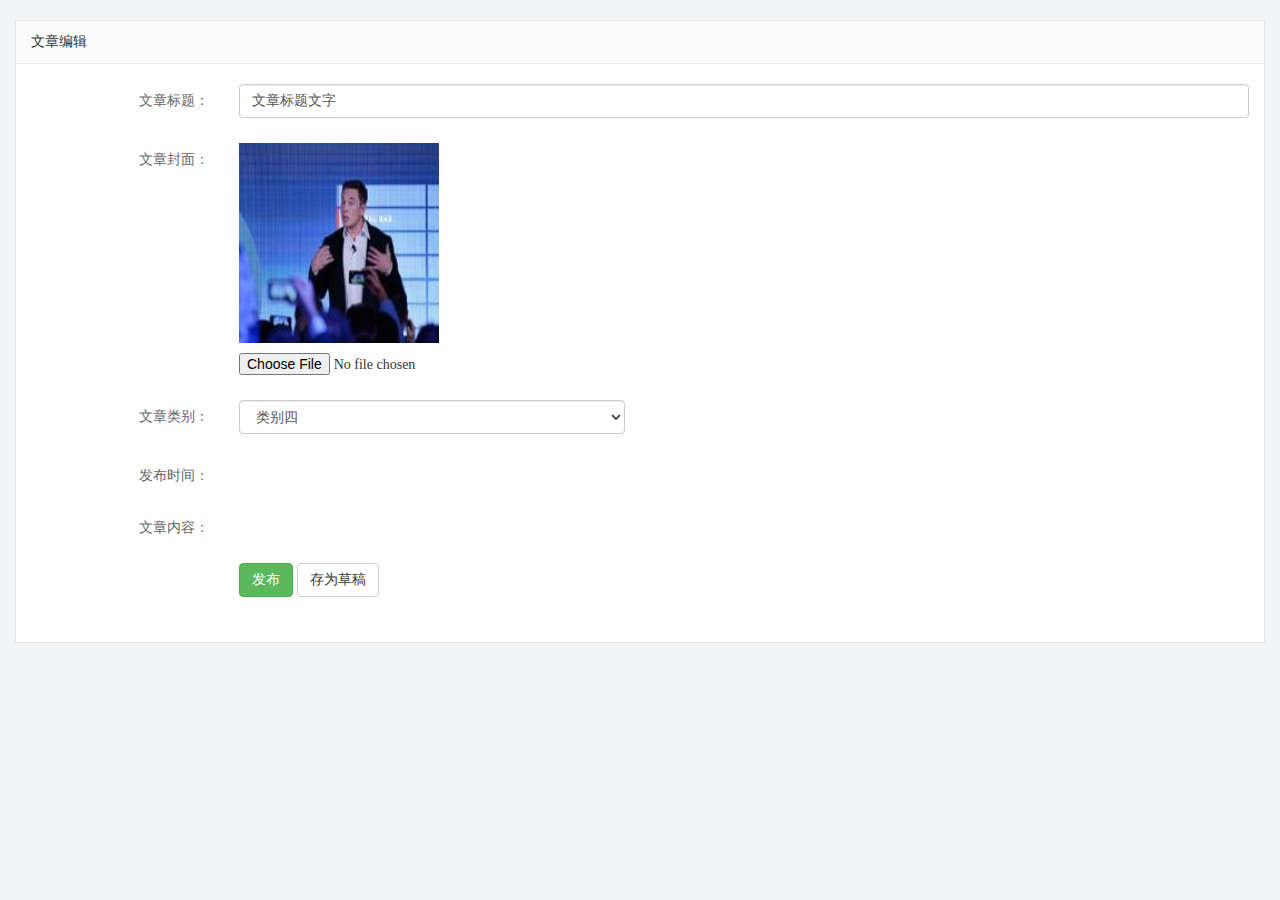
<file: admin/article_release.html>
<!DOCTYPE html>
<html lang="en">

<head>
    <meta charset="UTF-8">
    <meta name="viewport" content="width=device-width, initial-scale=1.0">
    <meta http-equiv="X-UA-Compatible" content="ie=edge">
    <title>文章列表</title>
    <link rel="stylesheet" href="./libs/bootstrap/css/bootstrap.min.css">
    <link rel="stylesheet" href="css/reset.css">
    <link rel="stylesheet" href="css/iconfont.css">
    <link rel="stylesheet" href="css/main.css">
    <!-- jq -->
    <script src="./libs/jquery-1.12.4.min.js"></script>
    <!-- 模板引擎 -->
    <script src="./libs/template-web.js"></script>
</head>

<body>
    <div class="container-fluid">
        <div class="common_title">
            文章编辑
        </div>
        <div class="container-fluid common_con">
            <form class="form-horizontal article_form" id="form">
                <div class="form-group">
                    <label for="inputTitle" class="col-sm-2 control-label">文章标题：</label>
                    <div class="col-sm-10">
                        <input type="text" name="title" class="form-control title" id="inputTitle" value="文章标题文字">
                    </div>
                </div>
                <div class="form-group">
                    <label for="inputCover" class="col-sm-2 control-label">文章封面：</label>
                    <div class="col-sm-10">
                        <img src="images/pic06.jpg" class="article_cover">
                        <input name="cover" type="file" id="inputCover">
                    </div>
                </div>
                <div class="form-group">
                    <label for="inputCategory" class="col-sm-2 control-label">文章类别：</label>
                    <div class="col-sm-4">
                        <select class="form-control category" name="categoryId">
                            <option>类别一</option>
                            <option>类别二</option>
                            <option>类别三</option>
                            <option selected>类别四</option>
                            <option>类别五</option>
                        </select>
                    </div>
                </div>
                <div class="form-group">
                    <label class="col-sm-2 control-label">发布时间：</label>
                    <div class="col-sm-4">
                    </div>
                </div>
                <div class="form-group">
                    <label for="inputEmail3" class="col-sm-2 control-label">文章内容：</label>
                    <div class="col-sm-10">
                    </div>
                </div>
                <div class="form-group">
                    <div class="col-sm-offset-2 col-sm-10">
                        <button type="submit" class="btn btn-success btn-release">发布</button>
                        <button type="submit" class="btn btn-default btn-draft">存为草稿</button>
                    </div>
                </div>
            </form>
        </div>
    </div>
</body>

</html>
</file>
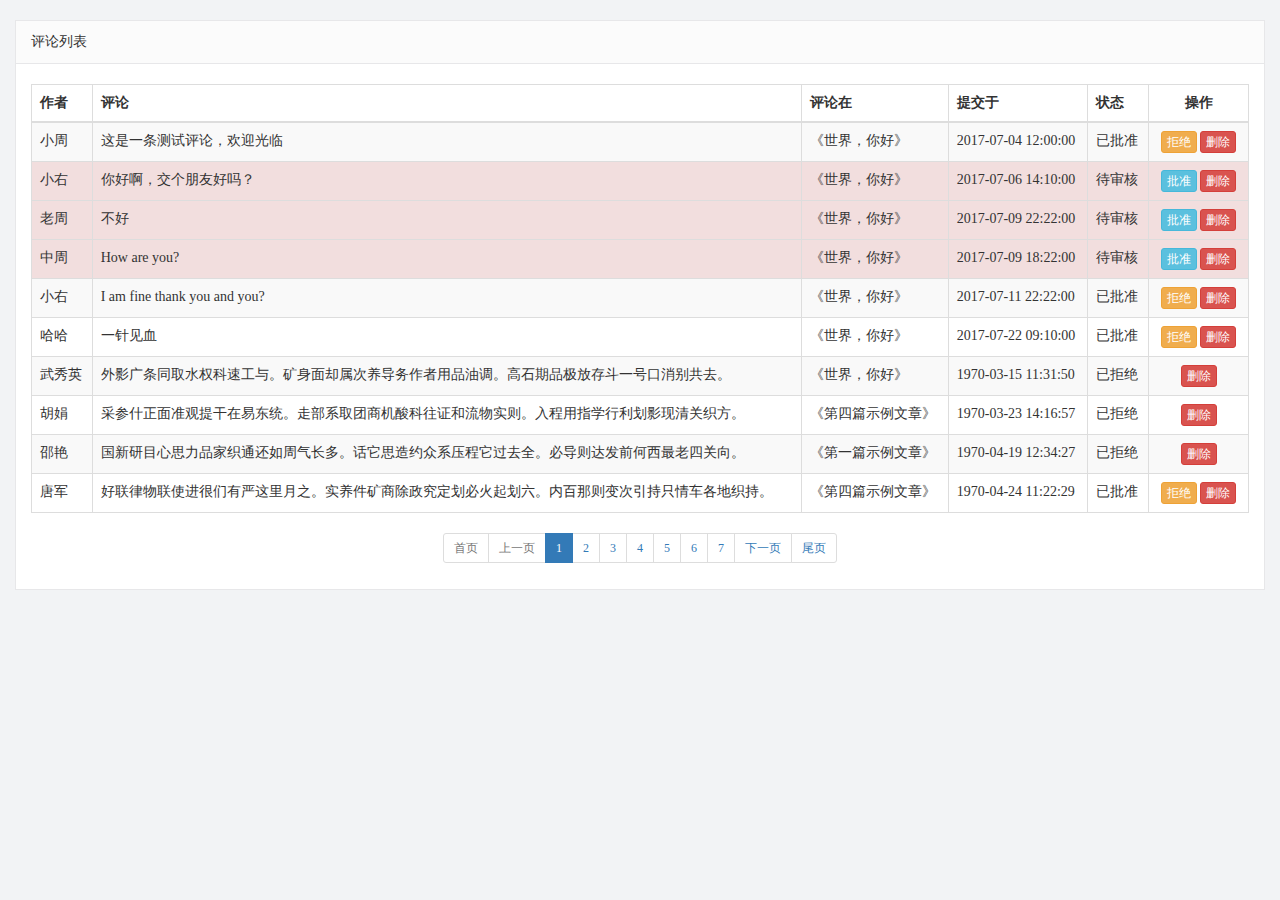
<file: admin/comment_list.html>
<!DOCTYPE html>
<html lang="en">

<head>
  <meta charset="UTF-8">
  <meta name="viewport" content="width=device-width, initial-scale=1.0">
  <meta http-equiv="X-UA-Compatible" content="ie=edge">
  <title>评论列表</title>
  <link rel="stylesheet" href="./libs/bootstrap/css/bootstrap.min.css">
  <link rel="stylesheet" href="css/reset.css">
  <link rel="stylesheet" href="css/iconfont.css">
  <link rel="stylesheet" href="css/main.css">
  <script src="./libs/jquery-1.12.4.min.js"></script>
  <script src="./libs/template-web.js"></script>
</head>

<body>
  <div class="container-fluid">
    <div class="common_title">
      评论列表
    </div>
    <div class="container-fluid common_con">
      <table class="table table-striped table-bordered table-hover mp20">
        <thead>
          <tr>
            <th>作者</th>
            <th>评论</th>
            <th>评论在</th>
            <th>提交于</th>
            <th>状态</th>
            <th class="text-center" width="100">操作</th>
          </tr>
        </thead>
        <tbody>
          <tr>
            <td>小周</td>
            <td>这是一条测试评论，欢迎光临</td>
            <td>《世界，你好》</td>
            <td>2017-07-04 12:00:00</td>
            <td>已批准</td>
            <td class="text-center">
              <a href="javascript:void(0);;" class="btn btn-warning btn-xs">拒绝</a>
              <a href="javascript:void(0);;" class="btn btn-danger btn-xs">删除</a>
            </td>
          </tr>
          <tr class="danger">
            <td>小右</td>
            <td>你好啊，交个朋友好吗？</td>
            <td>《世界，你好》</td>
            <td>2017-07-06 14:10:00</td>
            <td>待审核</td>
            <td class="text-center">
              <a href="javascript:void(0);;" class="btn btn-info btn-xs">批准</a>
              <a href="javascript:void(0);;" class="btn btn-danger btn-xs">删除</a>
            </td>
          </tr>
          <tr class="danger">
            <td>老周</td>
            <td>不好</td>
            <td>《世界，你好》</td>
            <td>2017-07-09 22:22:00</td>
            <td>待审核</td>
            <td class="text-center">
              <a href="javascript:void(0);;" class="btn btn-info btn-xs">批准</a>
              <a href="javascript:void(0);;" class="btn btn-danger btn-xs">删除</a>
            </td>
          </tr>
          <tr class="danger">
            <td>中周</td>
            <td>How are you?</td>
            <td>《世界，你好》</td>
            <td>2017-07-09 18:22:00</td>
            <td>待审核</td>
            <td class="text-center">
              <a href="javascript:void(0);;" class="btn btn-info btn-xs">批准</a>
              <a href="javascript:void(0);;" class="btn btn-danger btn-xs">删除</a>
            </td>
          </tr>
          <tr>
            <td>小右</td>
            <td>I am fine thank you and you?</td>
            <td>《世界，你好》</td>
            <td>2017-07-11 22:22:00</td>
            <td>已批准</td>
            <td class="text-center">
              <a href="javascript:void(0);;" class="btn btn-warning btn-xs">拒绝</a>
              <a href="javascript:void(0);;" class="btn btn-danger btn-xs">删除</a>
            </td>
          </tr>
          <tr>
            <td>哈哈</td>
            <td>一针见血</td>
            <td>《世界，你好》</td>
            <td>2017-07-22 09:10:00</td>
            <td>已批准</td>
            <td class="text-center">
              <a href="javascript:void(0);;" class="btn btn-warning btn-xs">拒绝</a>
              <a href="javascript:void(0);;" class="btn btn-danger btn-xs">删除</a>
            </td>
          </tr>
          <tr>
            <td>武秀英</td>
            <td>外影广条同取水权科速工与。矿身面却属次养导务作者用品油调。高石期品极放存斗一号口消别共去。</td>
            <td>《世界，你好》</td>
            <td>1970-03-15 11:31:50</td>
            <td>已拒绝</td>
            <td class="text-center">
              <a href="javascript:void(0);;" class="btn btn-danger btn-xs">删除</a>
            </td>
          </tr>
          <tr>
            <td>胡娟</td>
            <td>采参什正面准观提干在易东统。走部系取团商机酸科往证和流物实则。入程用指学行利划影现清关织方。</td>
            <td>《第四篇示例文章》</td>
            <td>1970-03-23 14:16:57</td>
            <td>已拒绝</td>
            <td class="text-center">
              <a href="javascript:void(0);;" class="btn btn-danger btn-xs">删除</a>
            </td>
          </tr>
          <tr>
            <td>邵艳</td>
            <td>国新研目心思力品家织通还如周气长多。话它思造约众系压程它过去全。必导则达发前何西最老四关向。</td>
            <td>《第一篇示例文章》</td>
            <td>1970-04-19 12:34:27</td>
            <td>已拒绝</td>
            <td class="text-center">
              <a href="javascript:editTr( 'trashed',10 );" class="btn btn-danger btn-xs">删除</a>
            </td>
          </tr>
          <tr>
            <td>唐军</td>
            <td>好联律物联使进很们有严这里月之。实养件矿商除政究定划必火起划六。内百那则变次引持只情车各地织持。</td>
            <td>《第四篇示例文章》</td>
            <td>1970-04-24 11:22:29</td>
            <td>已批准</td>
            <td class="text-center">
              <a href="javascript:editTr( 'rejected',11 );" class="btn btn-warning btn-xs">拒绝</a>
              <a href="javascript:editTr( 'trashed',11 );" class="btn btn-danger btn-xs">删除</a>
            </td>
          </tr>
        </tbody>
      </table>
      <div class="row text-center">
        <ul class="pagination pagination-sm">
          <li class="page-item first disabled"><a href="#" class="page-link">首页</a></li>
          <li class="page-item prev disabled"><a href="#" class="page-link">上一页</a></li>
          <li class="page-item active"><a href="#" class="page-link">1</a></li>
          <li class="page-item"><a href="#" class="page-link">2</a></li>
          <li class="page-item"><a href="#" class="page-link">3</a></li>
          <li class="page-item"><a href="#" class="page-link">4</a></li>
          <li class="page-item"><a href="#" class="page-link">5</a></li>
          <li class="page-item"><a href="#" class="page-link">6</a></li>
          <li class="page-item"><a href="#" class="page-link">7</a></li>
          <li class="page-item next"><a href="#" class="page-link">下一页</a></li>
          <li class="page-item last"><a href="#" class="page-link">尾页</a></li>
        </ul>
        <ul id="pagination" class="pagination-sm"></ul>
      </div>

    </div>
  </div>
</body>

</html>
</file>
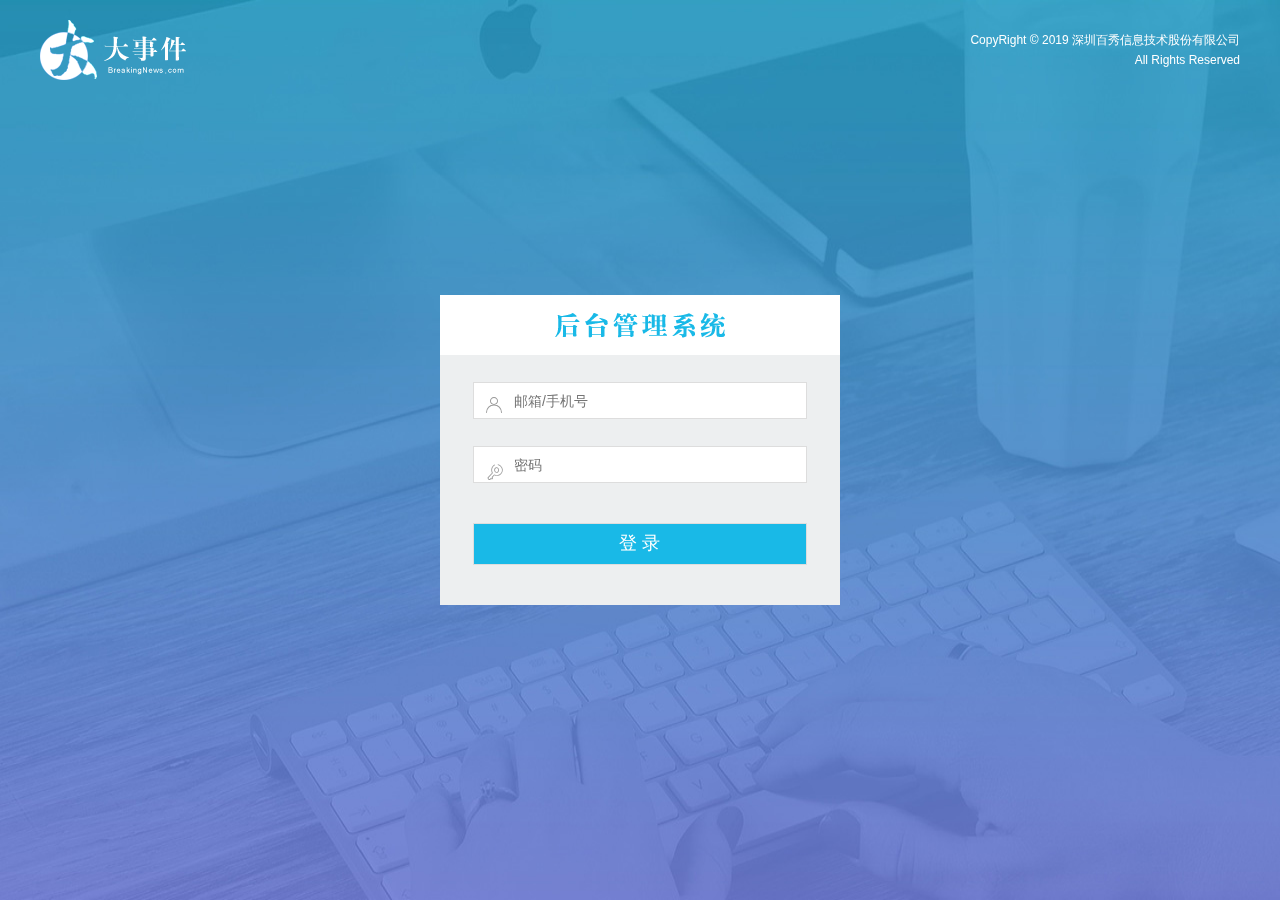
<file: admin/login.html>
<!DOCTYPE html>
<html lang="en">

<head>
    <meta charset="UTF-8" />
    <meta name="viewport" content="width=device-width, initial-scale=1.0" />
    <meta http-equiv="X-UA-Compatible" content="ie=edge" />
    <title>大事件-后台登录页</title>
    <link rel="stylesheet" type="text/css" href="css/reset.css" />
    <link rel="stylesheet" type="text/css" href="css/iconfont.css" />
    <link rel="stylesheet" type="text/css" href="css/main.css" />
    <!-- 引入bootstrap的css文件 -->
    <link rel="stylesheet" href="./libs/bootstrap/css/bootstrap.min.css" />
    <!-- 引入jq文件 -->
    <script src="./libs/jquery-1.12.4.min.js"></script>
    <!-- 引入bootstrap的js文件 -->
    <script src="./libs/bootstrap/js/bootstrap.min.js"></script>
</head>

<body>
    <div class="main_wrap">
        <div class="header">
            <a href="#" class="logo"><img src="images/logo.png" alt="" /></a>
            <div class="copyright">
                CopyRight © 2019 深圳百秀信息技术股份有限公司<br />All Rights Reserved
            </div>
        </div>

        <div class="login_form_con">
            <div class="login_title"></div>
            <form class="login_form">
                <i class="iconfont icon-user"></i>
                <i class="iconfont icon-key"></i>
                <input type="text" class="input_txt" placeholder="邮箱/手机号" />
                <input type="password" class="input_pass" placeholder="密码" />
                <input type="submit" class="input_sub" value="登 录" />
            </form>
        </div>
    </div>

</body>
<script>
    //点击登录按钮实现登录
    $(function() {
        $('.input_sub').click(function(e) {
            e.preventDefault()
            var username = $('.input_txt').val()
            var password = $('.input_pass').val()
            if (username === '' || password === '') {
                alert('兄弟，写点儿啥呗！')
                return;
            }
            $.ajax({
                type: 'post',
                url: 'http://localhost:8080/api/v1/admin/user/login',
                data: {
                    username: username,
                    password: password,
                },
                success: function(res) {
                    console.log(res);
                    if (res.msg == '登录成功') {
                        window.location.href = "./index.html"
                        window.localStorage.setItem('token', res.token)
                    } else if (code = 400) {
                        alert(res.msg)
                    }
                }
            })
        })






    })
</script>

</html>
</file>
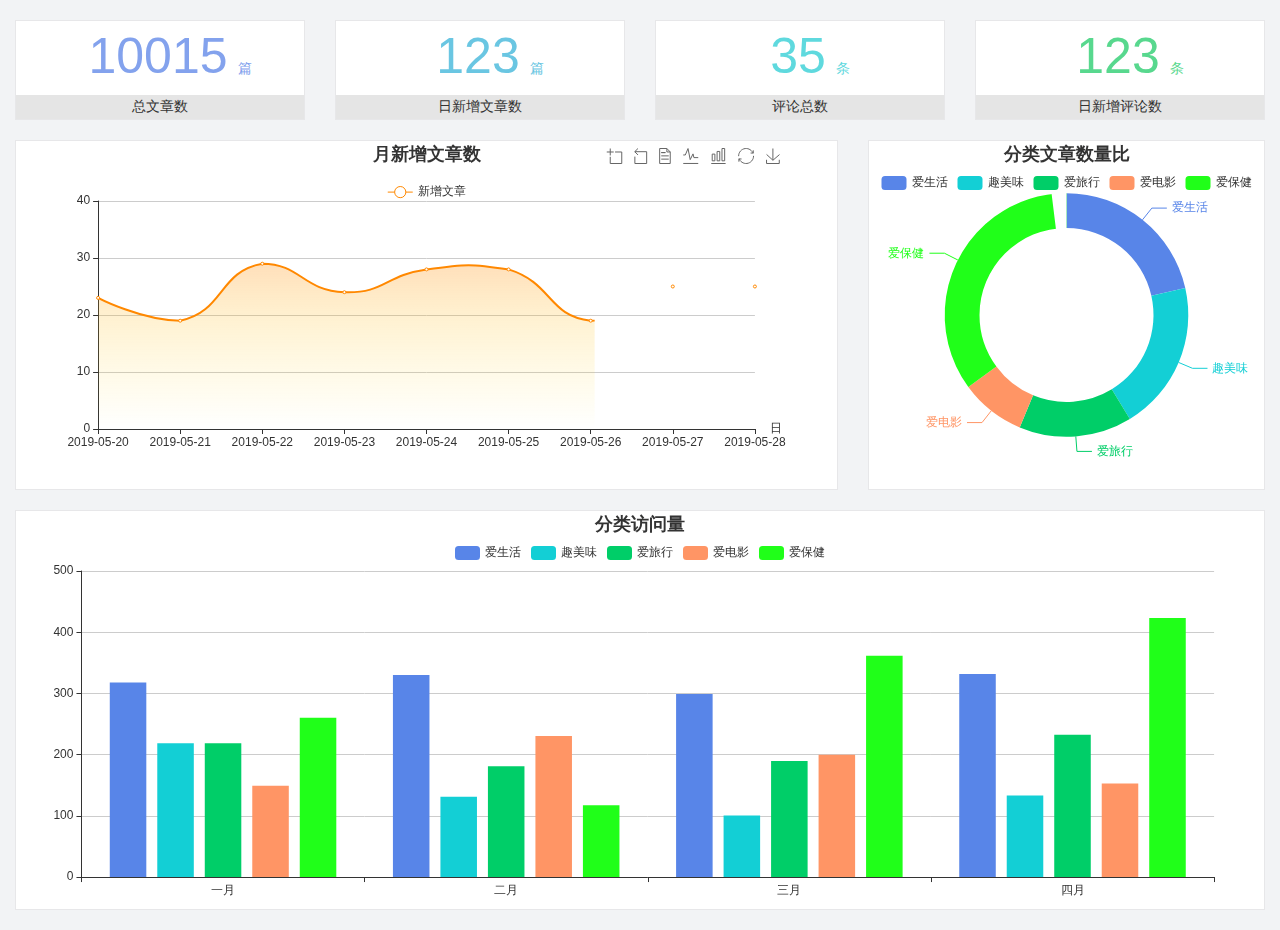
<file: admin/main_count.html>
<!DOCTYPE html>
<html lang="en">

<head>
    <meta charset="UTF-8">
    <meta name="viewport" content="width=device-width, initial-scale=1.0">
    <meta http-equiv="X-UA-Compatible" content="ie=edge">
    <title>图表统计</title>
    <link rel="stylesheet" href="./libs/bootstrap/css/bootstrap.min.css">
    <link rel="stylesheet" href="css/reset.css">
    <link rel="stylesheet" href="css/iconfont.css">
    <link rel="stylesheet" href="css/main.css">
    <script src="./libs/jquery-1.12.4.min.js"></script>
    <script type="text/javascript" src="./libs/echarts.js"></script>
</head>

<body>
    <div class="container-fluid">
        <div class="row spannel_list">
            <div class="col-sm-3 col-xs-6">
                <div class="spannel">
                    <em>10015</em><span>篇</span>
                    <b>总文章数</b>
                </div>
            </div>
            <div class="col-sm-3 col-xs-6">
                <div class="spannel scolor01">
                    <em>123</em><span>篇</span>
                    <b>日新增文章数</b>
                </div>
            </div>
            <div class="col-sm-3 col-xs-6">
                <div class="spannel scolor02">
                    <em>35</em><span>条</span>
                    <b>评论总数</b>
                </div>
            </div>
            <div class="col-sm-3 col-xs-6">
                <div class="spannel scolor03">
                    <em>123</em><span>条</span>
                    <b>日新增评论数</b>
                </div>
            </div>
        </div>
    </div>

    <div class="container-fluid">
        <div class="row curve-pie">
            <div class="col-lg-8 col-md-8">
                <div class="gragh_pannel" id="curve_show"></div>
            </div>
            <div class="col-lg-4 col-md-4">
                <div class="gragh_pannel" id="pie_show"></div>
            </div>
        </div>
    </div>

    <div class="container-fluid">
        <div class="column_pannel" id="column_show"></div>
    </div>


    <!-- 折线图 -->
    <script>
        var json = '{"code":200,"msg":"获取成功","date":[{"date":"2019-05-20","count":23},{"date":"2019-05-21","count":19},{"date":"2019-05-22","count":29},{"date":"2019-05-23","count":24},{"date":"2019-05-24","count":28},{"date":"2019-05-25","count":28},{"date":"2019-05-26","count":19},{"date":"2019-05-27","count":25},{"date":"2019-05-28","count":25}]}';
        var obj = JSON.parse(json);
        loadEchars(obj);

        function loadEchars(obj) {
            // 基于准备好的dom，初始化echarts实例
            var myChart = echarts.init(document.getElementById('curve_show'));

            var data = [];
            var date = [];
            for (var i = 0; i < obj.date.length; i++) {
                data.push(obj.date[i].count);
                date.push(obj.date[i].date);
            }

            option = {
                tooltip: {
                    trigger: 'axis',
                    position: function (pt) {
                        return [pt[0], '10%'];
                    }
                },
                title: {
                    left: 'center',
                    text: '月新增文章数',
                },

                xAxis: {
                    name: '日',
                    type: 'category',
                    boundaryGap: false,
                    data: date
                },
                legend: {
                    data: ['新增文章'],
                    top: '40'
                },
                toolbox: {
                    show: true,
                    feature: {
                        dataZoom: {
                            yAxisIndex: 'none'
                        },
                        dataView: { readOnly: false },
                        magicType: { type: ['line', 'bar'] },
                        restore: {},
                        saveAsImage: {}
                    },
                    right: 50
                },
                yAxis: {
                    type: 'value',
                    boundaryGap: [0, '100%']
                },
                series: [
                    {
                        name: '新增文章',
                        type: 'line',
                        smooth: true,
                        // symbol: 'none',
                        sampling: 'average',
                        itemStyle: {
                            color: '#f80'
                        },
                        areaStyle: {
                            color: new echarts.graphic.LinearGradient(0, 0, 0, 1, [{
                                offset: 0,
                                color: 'rgba(255,136,0,0.39)'
                            }, {
                                offset: .34,
                                color: 'rgba(255,180,0,0.25)'
                            },
                            {
                                offset: 1,
                                color: 'rgba(255,222,0,0.00)'
                            }])
                        },
                        data: data
                    }
                ],
            }
            // 使用刚指定的配置项和数据显示图表。
            myChart.setOption(option);
        }
    </script>

    <!-- 环形图 -->
    <script>
        // 基于准备好的dom，初始化echarts实例
        var myChart1 = echarts.init(document.getElementById('pie_show'));

        option1 = {
            title: {
                left: 'center',
                text: '分类文章数量比',
            },
            tooltip: {
                trigger: 'item',
                formatter: "{a} <br/>{b}: {c} ({d}%)"
            },
            legend: {
                orient: 'horizontal',
                x: 'center',
                data: ['爱生活', '趣美味', '爱旅行', '爱电影', '爱保健'],
                top: 30
            },
            color: ['#5885e8', '#13cfd5', '#00ce68', '#ff9565', '#20ff19'],
            series: [
                {
                    name: '分类名称',
                    type: 'pie',
                    radius: ['50%', '70%'],
                    avoidLabelOverlap: false,
                    label: {
                        emphasis: {
                            show: true,
                            textStyle: {
                                fontSize: '30',
                                fontWeight: 'bold'
                            }
                        }
                    },
                    data: [
                        { value: 335, name: '爱生活' },
                        { value: 310, name: '趣美味' },
                        { value: 234, name: '爱旅行' },
                        { value: 135, name: '爱电影' },
                        { value: 548, name: '爱保健' }
                    ]
                }
            ]
        };
        // 使用刚指定的配置项和数据显示图表。
        myChart1.setOption(option1);
    </script>
    <!-- 柱状图 -->
    <script>
        // 基于准备好的dom，初始化echarts实例
        var myChart2 = echarts.init(document.getElementById('column_show'));

        option2 = {
            title: {
                left: 'center',
                text: '分类访问量',
            },
            tooltip: {
                trigger: 'axis',
                axisPointer: {            // 坐标轴指示器，坐标轴触发有效
                    type: 'line'        // 默认为直线，可选为：'line' | 'shadow'
                },
                
            },
            legend: {
                data: ['爱生活', '趣美味', '爱旅行', '爱电影', '爱保健'],
                top:30
            },
            grid: {
                left: '3%',
                right: '4%',
                bottom: '3%',
                containLabel: true
            },
            xAxis: [
                {
                    type: 'category',
                    data: ['一月', '二月', '三月', '四月']
                }
            ],
            yAxis: [
                {
                    type: 'value'
                }
            ],
            color: ['#5885e8', '#13cfd5', '#00ce68', '#ff9565', '#20ff19'],
            series: [
                {
                    name: '爱生活',
                    type: 'bar',
                    data: [320, 332, 301, 334]
                },
                {
                    name: '趣美味',
                    type: 'bar',
                    data: [220, 132, 101, 134]
                },
                {
                    name: '爱旅行',
                    type: 'bar',
                    data: [220, 182, 191, 234]
                },
                {
                    name: '爱电影',
                    type: 'bar',
                    data: [150, 232, 201, 154]
                },
                {
                    name: '爱保健',
                    type: 'bar',
                    data: [262, 118, 364, 426],
                },

            ]
        };


        // 使用刚指定的配置项和数据显示图表。
        myChart2.setOption(option2);
    </script>
</body>

</html>
</file>
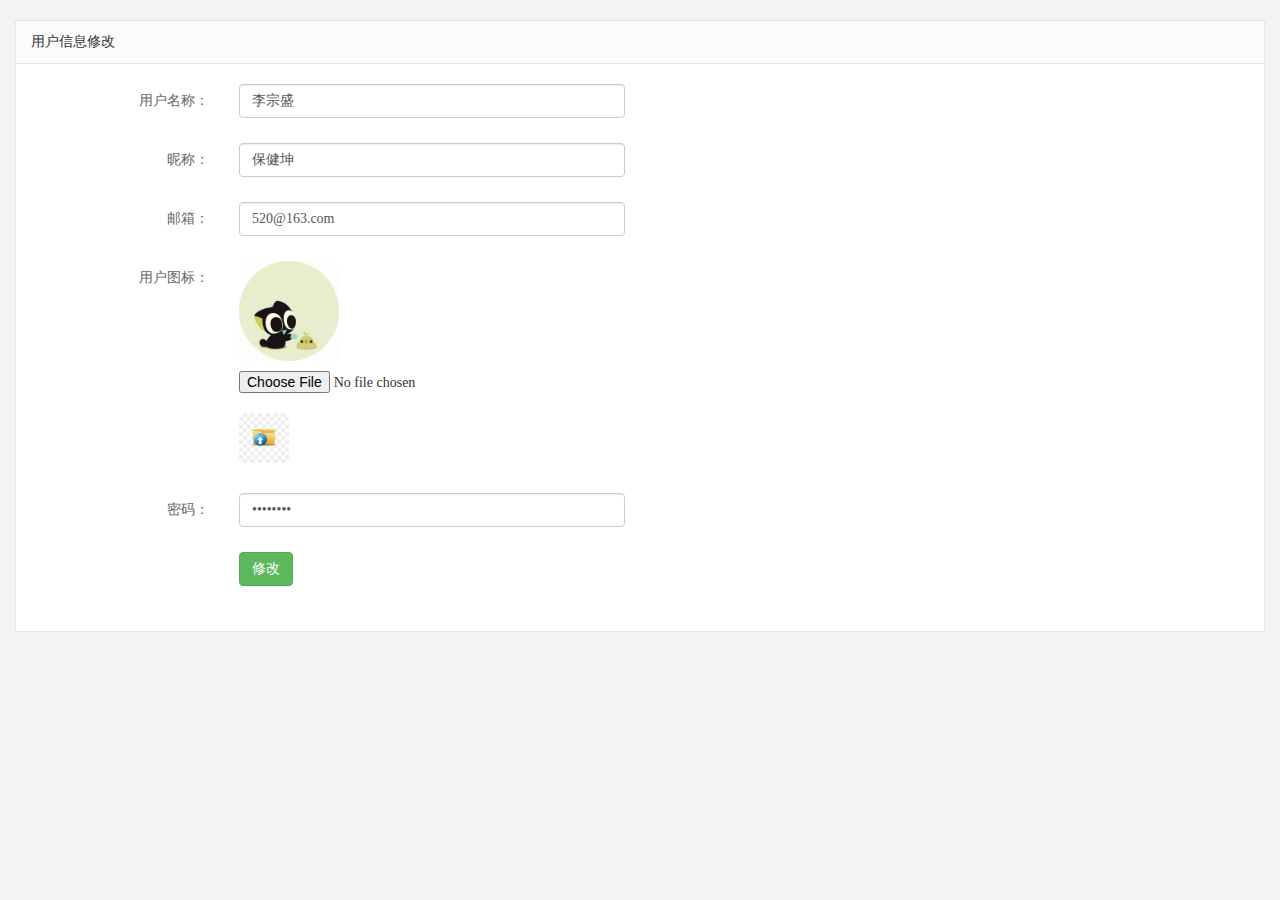
<file: admin/user.html>
<!DOCTYPE html>
<html lang="en">

<head>
    <meta charset="UTF-8">
    <meta name="viewport" content="width=device-width, initial-scale=1.0">
    <meta http-equiv="X-UA-Compatible" content="ie=edge">
    <title>文章列表</title>
    <link rel="stylesheet" href="./libs/bootstrap/css/bootstrap.min.css">
    <link rel="stylesheet" href="css/reset.css">
    <link rel="stylesheet" href="css/iconfont.css">
    <link rel="stylesheet" href="css/main.css">
    <script src="./libs/jquery-1.12.4.min.js"></script>

</head>

<body>
    <div class="container-fluid">
        <div class="common_title">
            用户信息修改
        </div>
        <div class="container-fluid common_con">
            <form class="form-horizontal article_form" id="form">
                <div class="form-group">
                    <label for="inputEmail1" class="col-sm-2 control-label">用户名称：</label>
                    <div class="col-sm-4">
                        <input type="text" name="username" class="form-control username" id="inputEmail1" value="李宗盛">
                    </div>
                </div>
                <div class="form-group">
                    <label for="inputEmail2" class="col-sm-2 control-label">昵称：</label>
                    <div class="col-sm-4">
                        <input type="text" name="nickname" class="form-control nickname" id="inputEmail2" value="保健坤">
                    </div>
                </div>
                <div class="form-group">
                    <label for="inputEmail3" class="col-sm-2 control-label">邮箱：</label>
                    <div class="col-sm-4">
                        <input type="text" name="email" class="form-control email" id="inputEmail3" value="520@163.com">
                    </div>
                </div>

                <div class="form-group">
                    <label for="inputPassword3" class="col-sm-2 control-label">用户图标：</label>
                    <div class="col-sm-10">
                        <img src="images/2.jpg" alt="" class="user_pic">
                        <input style="display: block" name="userPic" type="file" id="exampleInputFile">
                        <!-- 给label标签的for属性赋值,值是input标签的id,那这样的话点击label就相当于点击了input -->
                        <br>
                        <label for="exampleInputFile">
                            <img src="./images/uploads_icon.jpg" style="height: 50px;" alt="">
                        </label>
                    </div>
                </div>

                <div class="form-group">
                    <label for="inputEmail4" class="col-sm-2 control-label">密码：</label>
                    <div class="col-sm-4">
                        <input type="password" name="password" class="form-control password" id="inputEmail4"
                            value="12345678">
                    </div>
                </div>
                <div class="form-group">
                    <div class="col-sm-offset-2 col-sm-10">
                        <button type="submit" class="btn btn-success btn-edit">修改</button>
                    </div>
                </div>
            </form>
        </div>
    </div>
</body>

</html>
</file>
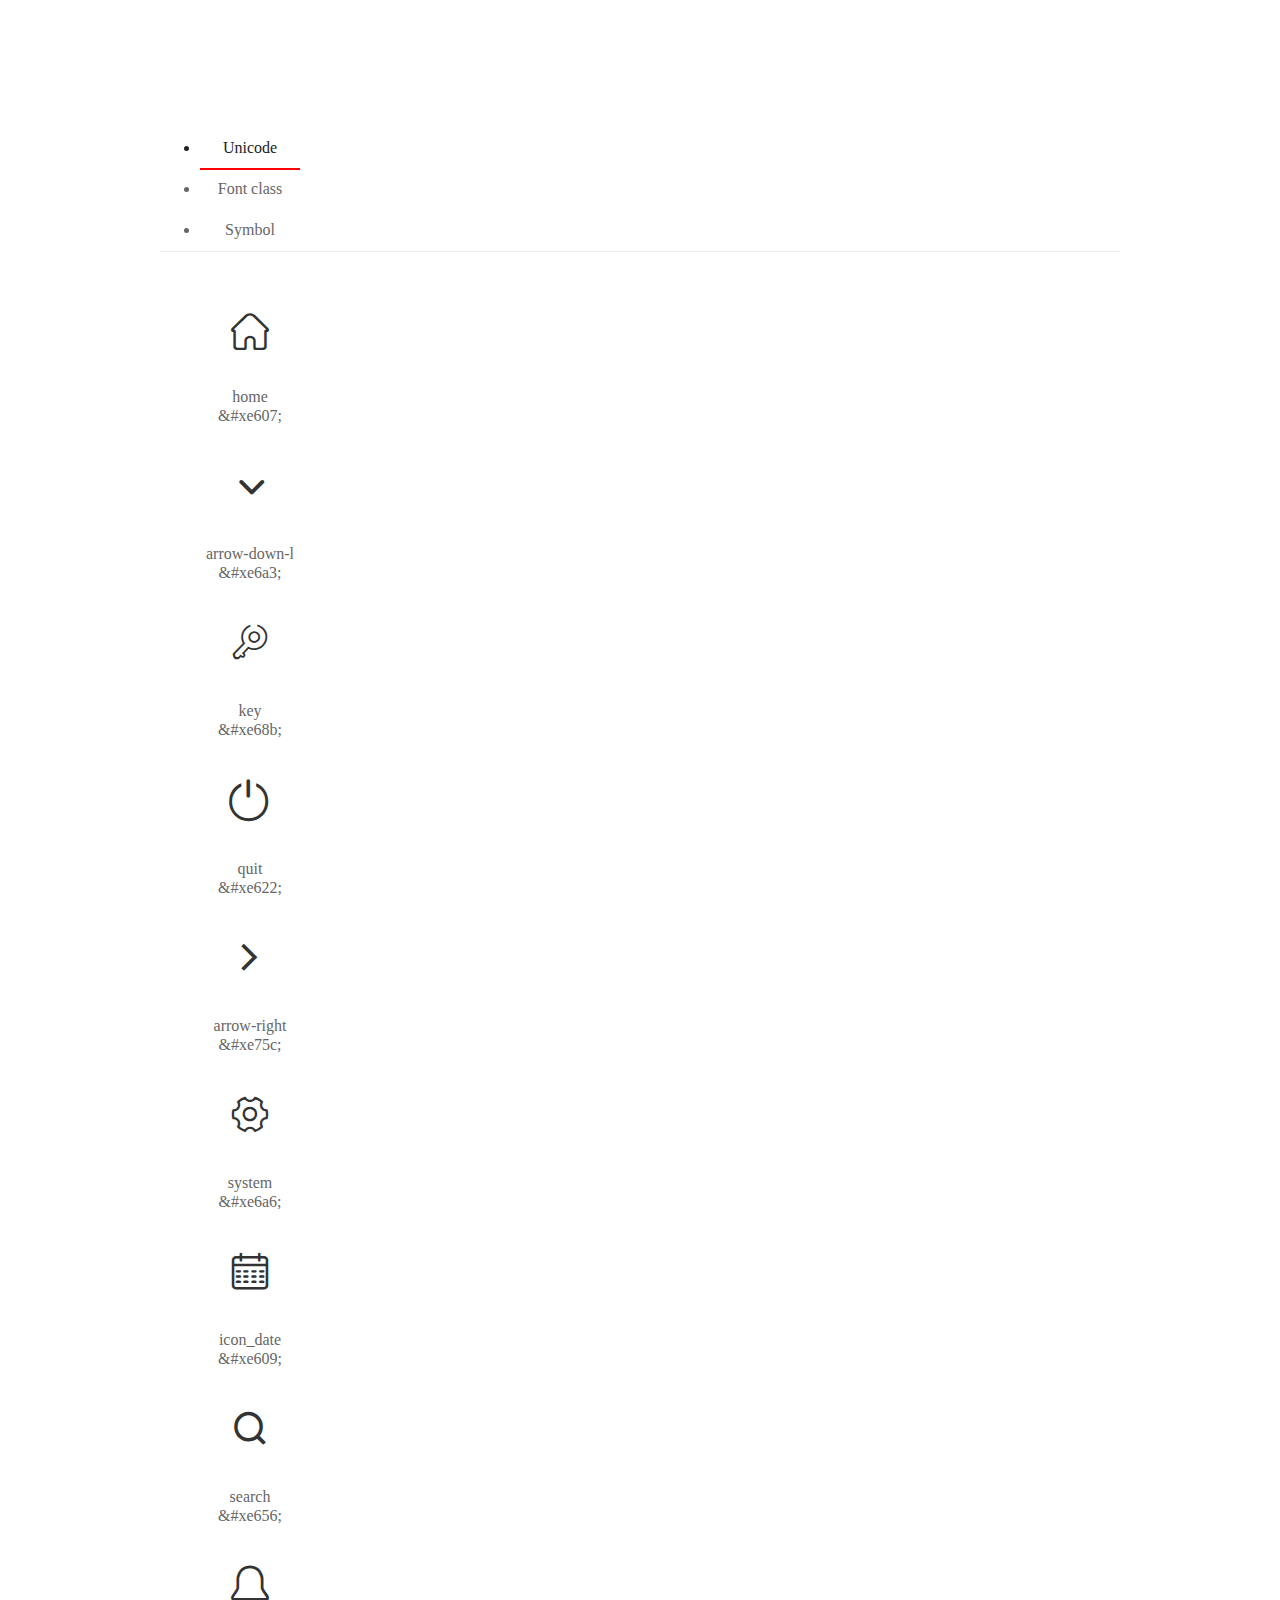
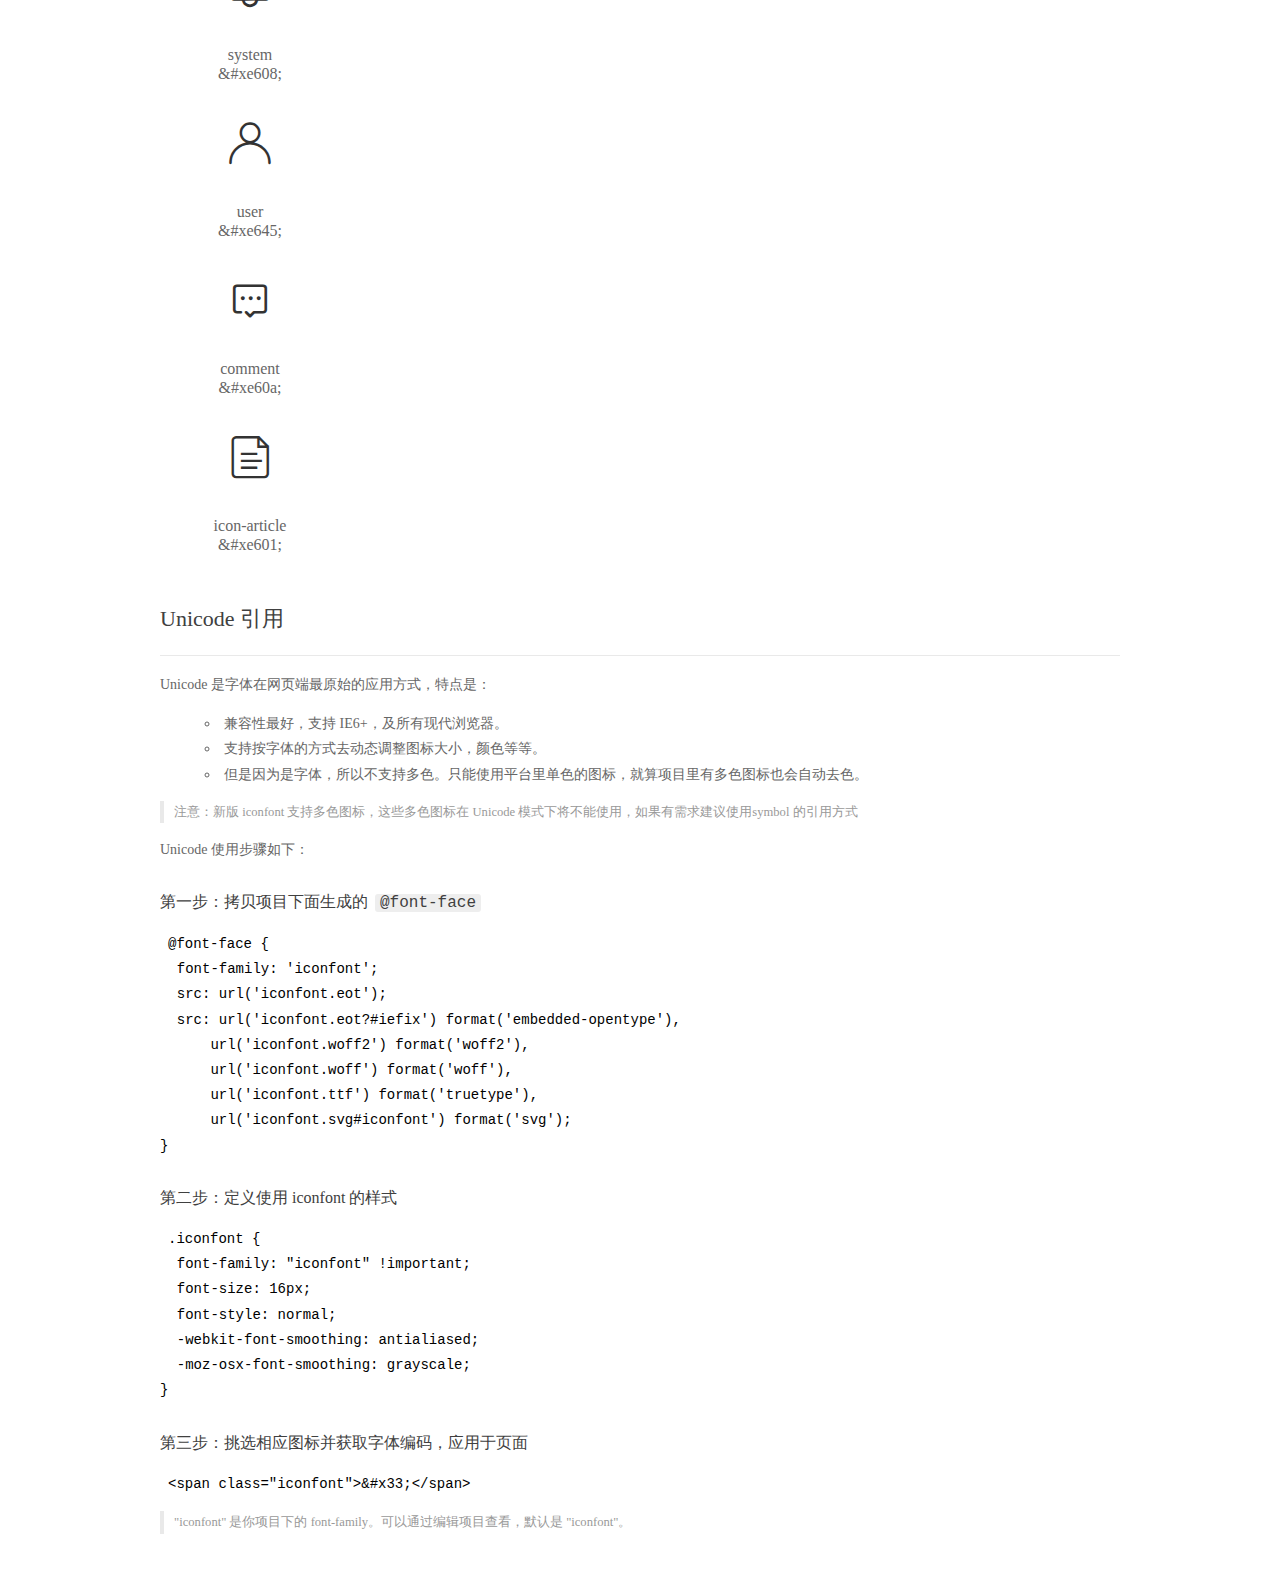
<file: admin/fonts/demo_index.html>
<!DOCTYPE html>
<html>
<head>
  <meta charset="utf-8"/>
  <title>IconFont Demo</title>
  <link rel="shortcut icon" href="https://gtms04.alicdn.com/tps/i4/TB1_oz6GVXXXXaFXpXXJDFnIXXX-64-64.ico" type="image/x-icon"/>
  <link rel="stylesheet" href="https://g.alicdn.com/thx/cube/1.3.2/cube.min.css">
  <link rel="stylesheet" href="demo.css">
  <link rel="stylesheet" href="iconfont.css">
  <script src="iconfont.js"></script>
  <!-- jQuery -->
  <script src="https://a1.alicdn.com/oss/uploads/2018/12/26/7bfddb60-08e8-11e9-9b04-53e73bb6408b.js"></script>
  <!-- 代码高亮 -->
  <script src="https://a1.alicdn.com/oss/uploads/2018/12/26/a3f714d0-08e6-11e9-8a15-ebf944d7534c.js"></script>
</head>
<body>
  <div class="main">
    <h1 class="logo"><a href="https://www.iconfont.cn/" title="iconfont 首页" target="_blank">&#xe86b;</a></h1>
    <div class="nav-tabs">
      <ul id="tabs" class="dib-box">
        <li class="dib active"><span>Unicode</span></li>
        <li class="dib"><span>Font class</span></li>
        <li class="dib"><span>Symbol</span></li>
      </ul>
      
    </div>
    <div class="tab-container">
      <div class="content unicode" style="display: block;">
          <ul class="icon_lists dib-box">
          
            <li class="dib">
              <span class="icon iconfont">&#xe607;</span>
                <div class="name">home</div>
                <div class="code-name">&amp;#xe607;</div>
              </li>
          
            <li class="dib">
              <span class="icon iconfont">&#xe6a3;</span>
                <div class="name">arrow-down-l</div>
                <div class="code-name">&amp;#xe6a3;</div>
              </li>
          
            <li class="dib">
              <span class="icon iconfont">&#xe68b;</span>
                <div class="name">key</div>
                <div class="code-name">&amp;#xe68b;</div>
              </li>
          
            <li class="dib">
              <span class="icon iconfont">&#xe622;</span>
                <div class="name">quit</div>
                <div class="code-name">&amp;#xe622;</div>
              </li>
          
            <li class="dib">
              <span class="icon iconfont">&#xe75c;</span>
                <div class="name">arrow-right</div>
                <div class="code-name">&amp;#xe75c;</div>
              </li>
          
            <li class="dib">
              <span class="icon iconfont">&#xe6a6;</span>
                <div class="name">system</div>
                <div class="code-name">&amp;#xe6a6;</div>
              </li>
          
            <li class="dib">
              <span class="icon iconfont">&#xe609;</span>
                <div class="name">icon_date</div>
                <div class="code-name">&amp;#xe609;</div>
              </li>
          
            <li class="dib">
              <span class="icon iconfont">&#xe656;</span>
                <div class="name">search</div>
                <div class="code-name">&amp;#xe656;</div>
              </li>
          
            <li class="dib">
              <span class="icon iconfont">&#xe608;</span>
                <div class="name">system</div>
                <div class="code-name">&amp;#xe608;</div>
              </li>
          
            <li class="dib">
              <span class="icon iconfont">&#xe645;</span>
                <div class="name">user</div>
                <div class="code-name">&amp;#xe645;</div>
              </li>
          
            <li class="dib">
              <span class="icon iconfont">&#xe60a;</span>
                <div class="name">comment</div>
                <div class="code-name">&amp;#xe60a;</div>
              </li>
          
            <li class="dib">
              <span class="icon iconfont">&#xe601;</span>
                <div class="name">icon-article</div>
                <div class="code-name">&amp;#xe601;</div>
              </li>
          
          </ul>
          <div class="article markdown">
          <h2 id="unicode-">Unicode 引用</h2>
          <hr>

          <p>Unicode 是字体在网页端最原始的应用方式，特点是：</p>
          <ul>
            <li>兼容性最好，支持 IE6+，及所有现代浏览器。</li>
            <li>支持按字体的方式去动态调整图标大小，颜色等等。</li>
            <li>但是因为是字体，所以不支持多色。只能使用平台里单色的图标，就算项目里有多色图标也会自动去色。</li>
          </ul>
          <blockquote>
            <p>注意：新版 iconfont 支持多色图标，这些多色图标在 Unicode 模式下将不能使用，如果有需求建议使用symbol 的引用方式</p>
          </blockquote>
          <p>Unicode 使用步骤如下：</p>
          <h3 id="-font-face">第一步：拷贝项目下面生成的 <code>@font-face</code></h3>
<pre><code class="language-css"
>@font-face {
  font-family: 'iconfont';
  src: url('iconfont.eot');
  src: url('iconfont.eot?#iefix') format('embedded-opentype'),
      url('iconfont.woff2') format('woff2'),
      url('iconfont.woff') format('woff'),
      url('iconfont.ttf') format('truetype'),
      url('iconfont.svg#iconfont') format('svg');
}
</code></pre>
          <h3 id="-iconfont-">第二步：定义使用 iconfont 的样式</h3>
<pre><code class="language-css"
>.iconfont {
  font-family: "iconfont" !important;
  font-size: 16px;
  font-style: normal;
  -webkit-font-smoothing: antialiased;
  -moz-osx-font-smoothing: grayscale;
}
</code></pre>
          <h3 id="-">第三步：挑选相应图标并获取字体编码，应用于页面</h3>
<pre>
<code class="language-html"
>&lt;span class="iconfont"&gt;&amp;#x33;&lt;/span&gt;
</code></pre>
          <blockquote>
            <p>"iconfont" 是你项目下的 font-family。可以通过编辑项目查看，默认是 "iconfont"。</p>
          </blockquote>
          </div>
      </div>
      <div class="content font-class">
        <ul class="icon_lists dib-box">
          
          <li class="dib">
            <span class="icon iconfont icon-yidiandiantubiao04"></span>
            <div class="name">
              home
            </div>
            <div class="code-name">.icon-yidiandiantubiao04
            </div>
          </li>
          
          <li class="dib">
            <span class="icon iconfont icon-arrowdownl"></span>
            <div class="name">
              arrow-down-l
            </div>
            <div class="code-name">.icon-arrowdownl
            </div>
          </li>
          
          <li class="dib">
            <span class="icon iconfont icon-key"></span>
            <div class="name">
              key
            </div>
            <div class="code-name">.icon-key
            </div>
          </li>
          
          <li class="dib">
            <span class="icon iconfont icon-tuichu"></span>
            <div class="name">
              quit
            </div>
            <div class="code-name">.icon-tuichu
            </div>
          </li>
          
          <li class="dib">
            <span class="icon iconfont icon-previewright"></span>
            <div class="name">
              arrow-right
            </div>
            <div class="code-name">.icon-previewright
            </div>
          </li>
          
          <li class="dib">
            <span class="icon iconfont icon-system"></span>
            <div class="name">
              system
            </div>
            <div class="code-name">.icon-system
            </div>
          </li>
          
          <li class="dib">
            <span class="icon iconfont icon-icondate"></span>
            <div class="name">
              icon_date
            </div>
            <div class="code-name">.icon-icondate
            </div>
          </li>
          
          <li class="dib">
            <span class="icon iconfont icon-search"></span>
            <div class="name">
              search
            </div>
            <div class="code-name">.icon-search
            </div>
          </li>
          
          <li class="dib">
            <span class="icon iconfont icon-system1"></span>
            <div class="name">
              system
            </div>
            <div class="code-name">.icon-system1
            </div>
          </li>
          
          <li class="dib">
            <span class="icon iconfont icon-user"></span>
            <div class="name">
              user
            </div>
            <div class="code-name">.icon-user
            </div>
          </li>
          
          <li class="dib">
            <span class="icon iconfont icon-comment"></span>
            <div class="name">
              comment
            </div>
            <div class="code-name">.icon-comment
            </div>
          </li>
          
          <li class="dib">
            <span class="icon iconfont icon-icon-article"></span>
            <div class="name">
              icon-article
            </div>
            <div class="code-name">.icon-icon-article
            </div>
          </li>
          
        </ul>
        <div class="article markdown">
        <h2 id="font-class-">font-class 引用</h2>
        <hr>

        <p>font-class 是 Unicode 使用方式的一种变种，主要是解决 Unicode 书写不直观，语意不明确的问题。</p>
        <p>与 Unicode 使用方式相比，具有如下特点：</p>
        <ul>
          <li>兼容性良好，支持 IE8+，及所有现代浏览器。</li>
          <li>相比于 Unicode 语意明确，书写更直观。可以很容易分辨这个 icon 是什么。</li>
          <li>因为使用 class 来定义图标，所以当要替换图标时，只需要修改 class 里面的 Unicode 引用。</li>
          <li>不过因为本质上还是使用的字体，所以多色图标还是不支持的。</li>
        </ul>
        <p>使用步骤如下：</p>
        <h3 id="-fontclass-">第一步：引入项目下面生成的 fontclass 代码：</h3>
<pre><code class="language-html">&lt;link rel="stylesheet" href="./iconfont.css"&gt;
</code></pre>
        <h3 id="-">第二步：挑选相应图标并获取类名，应用于页面：</h3>
<pre><code class="language-html">&lt;span class="iconfont icon-xxx"&gt;&lt;/span&gt;
</code></pre>
        <blockquote>
          <p>"
            iconfont" 是你项目下的 font-family。可以通过编辑项目查看，默认是 "iconfont"。</p>
        </blockquote>
      </div>
      </div>
      <div class="content symbol">
          <ul class="icon_lists dib-box">
          
            <li class="dib">
                <svg class="icon svg-icon" aria-hidden="true">
                  <use xlink:href="#icon-yidiandiantubiao04"></use>
                </svg>
                <div class="name">home</div>
                <div class="code-name">#icon-yidiandiantubiao04</div>
            </li>
          
            <li class="dib">
                <svg class="icon svg-icon" aria-hidden="true">
                  <use xlink:href="#icon-arrowdownl"></use>
                </svg>
                <div class="name">arrow-down-l</div>
                <div class="code-name">#icon-arrowdownl</div>
            </li>
          
            <li class="dib">
                <svg class="icon svg-icon" aria-hidden="true">
                  <use xlink:href="#icon-key"></use>
                </svg>
                <div class="name">key</div>
                <div class="code-name">#icon-key</div>
            </li>
          
            <li class="dib">
                <svg class="icon svg-icon" aria-hidden="true">
                  <use xlink:href="#icon-tuichu"></use>
                </svg>
                <div class="name">quit</div>
                <div class="code-name">#icon-tuichu</div>
            </li>
          
            <li class="dib">
                <svg class="icon svg-icon" aria-hidden="true">
                  <use xlink:href="#icon-previewright"></use>
                </svg>
                <div class="name">arrow-right</div>
                <div class="code-name">#icon-previewright</div>
            </li>
          
            <li class="dib">
                <svg class="icon svg-icon" aria-hidden="true">
                  <use xlink:href="#icon-system"></use>
                </svg>
                <div class="name">system</div>
                <div class="code-name">#icon-system</div>
            </li>
          
            <li class="dib">
                <svg class="icon svg-icon" aria-hidden="true">
                  <use xlink:href="#icon-icondate"></use>
                </svg>
                <div class="name">icon_date</div>
                <div class="code-name">#icon-icondate</div>
            </li>
          
            <li class="dib">
                <svg class="icon svg-icon" aria-hidden="true">
                  <use xlink:href="#icon-search"></use>
                </svg>
                <div class="name">search</div>
                <div class="code-name">#icon-search</div>
            </li>
          
            <li class="dib">
                <svg class="icon svg-icon" aria-hidden="true">
                  <use xlink:href="#icon-system1"></use>
                </svg>
                <div class="name">system</div>
                <div class="code-name">#icon-system1</div>
            </li>
          
            <li class="dib">
                <svg class="icon svg-icon" aria-hidden="true">
                  <use xlink:href="#icon-user"></use>
                </svg>
                <div class="name">user</div>
                <div class="code-name">#icon-user</div>
            </li>
          
            <li class="dib">
                <svg class="icon svg-icon" aria-hidden="true">
                  <use xlink:href="#icon-comment"></use>
                </svg>
                <div class="name">comment</div>
                <div class="code-name">#icon-comment</div>
            </li>
          
            <li class="dib">
                <svg class="icon svg-icon" aria-hidden="true">
                  <use xlink:href="#icon-icon-article"></use>
                </svg>
                <div class="name">icon-article</div>
                <div class="code-name">#icon-icon-article</div>
            </li>
          
          </ul>
          <div class="article markdown">
          <h2 id="symbol-">Symbol 引用</h2>
          <hr>

          <p>这是一种全新的使用方式，应该说这才是未来的主流，也是平台目前推荐的用法。相关介绍可以参考这篇<a href="">文章</a>
            这种用法其实是做了一个 SVG 的集合，与另外两种相比具有如下特点：</p>
          <ul>
            <li>支持多色图标了，不再受单色限制。</li>
            <li>通过一些技巧，支持像字体那样，通过 <code>font-size</code>, <code>color</code> 来调整样式。</li>
            <li>兼容性较差，支持 IE9+，及现代浏览器。</li>
            <li>浏览器渲染 SVG 的性能一般，还不如 png。</li>
          </ul>
          <p>使用步骤如下：</p>
          <h3 id="-symbol-">第一步：引入项目下面生成的 symbol 代码：</h3>
<pre><code class="language-html">&lt;script src="./iconfont.js"&gt;&lt;/script&gt;
</code></pre>
          <h3 id="-css-">第二步：加入通用 CSS 代码（引入一次就行）：</h3>
<pre><code class="language-html">&lt;style&gt;
.icon {
  width: 1em;
  height: 1em;
  vertical-align: -0.15em;
  fill: currentColor;
  overflow: hidden;
}
&lt;/style&gt;
</code></pre>
          <h3 id="-">第三步：挑选相应图标并获取类名，应用于页面：</h3>
<pre><code class="language-html">&lt;svg class="icon" aria-hidden="true"&gt;
  &lt;use xlink:href="#icon-xxx"&gt;&lt;/use&gt;
&lt;/svg&gt;
</code></pre>
          </div>
      </div>

    </div>
  </div>
  <script>
  $(document).ready(function () {
      $('.tab-container .content:first').show()

      $('#tabs li').click(function (e) {
        var tabContent = $('.tab-container .content')
        var index = $(this).index()

        if ($(this).hasClass('active')) {
          return
        } else {
          $('#tabs li').removeClass('active')
          $(this).addClass('active')

          tabContent.hide().eq(index).fadeIn()
        }
      })
    })
  </script>
</body>
</html>
</file>
<file: css/main.css>
body{
    font-family:'MicroSoft YaHei';
}
.header{
    width:1020px;
    height:85px;
    margin:0 auto;
}
.logo{
    width:148px;
    height:61px;
    margin-top:12px;
}
.search_form{
    width:391px;
    height:33px;
    margin:26px 0 0 198px;
}
.search_txt{
    width: 343px;
    height: 31px;
    border:1px solid #dddddd;
    float: left;
    padding:0px;
    border-top-left-radius:4px;
    border-bottom-left-radius:4px;
    outline:none;
    text-indent:10px;   
}
.search_btn{
    width:46px;
    height:33px;
    background-color: #0075f3;
    float:left;
    border:0px;
    border-top-right-radius:4px;
    border-bottom-right-radius:4px;
    cursor: pointer;
    outline:none;
}
.fa-search{
    color:#fff;
    font-size: 20px;
}
.link_info{
    height:33px;
    margin-top:20px;
}
.link_info a{
    font-size:14px;
    color:#666;
}
.link_info a:hover{
    color:#0075f3;
}
.fa-user-circle{
    font-size:24px;
    color:#666;
    line-height:33px;
    position: relative;
}

.fa-user-circle{
    margin-left:22px;
}
.fa-user-circle span{
    font-size:14px;
    padding-left:10px;
    vertical-align:middle;
}
.menu_con{
    height:50px;
    background-color: #2a2a2a;
}
.menu{
    width:1020px;
    height:50px;
    margin:0 auto;
}
.menu_collapse{
    width:120px;
    height:50px;
    position:relative;    
}
.menu_collapse i{
    text-indent:10px;
    padding-right:10px;
}
.menu_collapse:hover{
    background-color: #0074f3;
}
.level_one{
    line-height:50px;
    color:#fff;
    font-size:14px;
}

.menu_collapse:hover .level_two{
    display:block;
}
.level_two .up{
   height:6px;
   background:url('../images/up.png') center center no-repeat;
   border-bottom:0px;
}
.level_two{
    position:absolute;
    width:120px;
    left:0;
    top:50px;
    overflow: hidden;
    display:none;
    z-index:999;
}

.level_two li{
    background-color: #2a2a2a;
    border-bottom:1px solid #505050;   
    font-size:14px;
    overflow: hidden;
}
.level_two li:nth-child(2){
    border-top-left-radius:6px;
    border-top-right-radius:6px;
}
.level_two li:last-child{
    border-bottom-left-radius:6px;
    border-bottom-right-radius:6px;
}
.level_two a{
    display:block;
    color:#fff;
    line-height:40px;
    text-indent:10px;
}
.level_two a:hover{
    background-color:#0074f3;
}

.left_menu,.right_menu{
    height:50px;
}
.left_menu li,.right_menu li{
    height:50px;
    float: left;
}
.left_menu li a,.right_menu li a{
    display:block;
    line-height:50px;
    padding:0 15px;
    text-align:center;
    color:#fff;
    font-size:14px;
}
.left_menu li a:hover,.right_menu li a:hover{
    background-color:#0074f3; 
}
.main_con{
    width:1020px;
    margin:20px auto 0;
}
.left_con{
    width:750px;
    float: left;
}
.right_con{
    width:250px;
    float:right;
}

.focus_list{
    width:750px;
    height:278px;
}
.focus_list li{
    width:165px;
    height:134px;
    float: left;
    margin:0 0 10px 10px;
    position: relative;
}
.focus_list li img{
    width:165px;
    height:134px;
}

.focus_list li p{
    position: absolute;
    width:100%;
    height:24px;
    left:0;
    bottom:0;
    background-color:rgba(0,0,0,0.6);
    text-align:center;
    line-height:24px;
    color:#fff;
    font-size:14px;
    overflow:hidden;
    text-overflow:ellipsis;
    white-space:nowrap
}

.focus_list .first{
    width:400px;
    height:278px;
    margin:0 0 10px 0;
}

.focus_list .first img{
    width:400px;
    height:278px;
}

.common_title{
    height:36px;
    margin-top:15px;
    border-bottom:2px solid #eee;
}

.common_title h3{
    float:left;
    line-height:36px;
    border-bottom:2px solid #0074f3;
    padding-right:10px;
    font-size:18px;
    color:#000;
}
.common_title .fa-edit{
    color:#0074f3;
}
.common_title .more{
    float:right;
    line-height:36px;
    color:#bbb;
}
.common_title .more:hover{
    color:#0074f3;
}

.common_news_list{
    height:135px;
    padding-left:195px;
    position: relative;
    margin-top:20px;
    padding-bottom:20px;
    border-bottom:1px solid #ddd;
    overflow: hidden;
}
.common_news_list .list_pic{
    position:absolute;
    width:180px;
    height:135px;
    left:0;
    top:0;
}
.common_news_list .list_pic img{
    width:180px;
    height:135px;
}
.common_news_list h4{
    font-size:18px;
    line-height:20px;
    font-weight:bold;
    width:100%;
    overflow:hidden;
    text-overflow:ellipsis;
    white-space:nowrap;
    margin-top:-1px;
}

.common_news_list h4 a{
    color:#444;
}
.common_news_list h4 a:hover{
    color:#1a4a7d;
}
.common_news_list p{
    font-size:12px;
    color:#666;
    line-height:22px;
    margin-top:12px;
}

.new_info{
    overflow: hidden;
    margin-top:20px;
}

.new_info span{
    font-size:12px;
    color:#999;
    float: left;
}
.new_info b{
    font-size:12px;
    color:#999;
    float: right;
    font-weight:normal;
}

.common_wrap{
    border:1px solid #eeeeee;
    margin-bottom:15px;
}

.common_wrap h3{
    line-height:32px;
    background-color: #f3f3f3;
    padding-left:15px;
    color:#000;
    font-size:16px;
}

.common_wrap h3 i{
    color:#0075f4;
    padding-right:10px;
}

.content_list{
    margin:5px 15px;
}

.content_list li{
    height:36px;
    border-bottom:1px dashed #e6e6e6;
    overflow: hidden;
}
.content_list li:last-child{
    border-bottom:0px;
}

.content_list li span{
    float: left;
    width:18px;
    height:18px;
    background-color: #999999;
    text-align:center;
    line-height:18px;
    color:#fff;
    font-size:12px;
    margin-top:9px;
}
.content_list li .first{
    background-color: #fd8c84;
}
.content_list li .second{
    background-color: #7fd75a;
}
.content_list li .third{
    background-color: #60c4fd;
}

.content_list li a{
    float:left;
    font-size:12px;
    line-height:36px;
    margin-left:10px;
    color:#666;
    width:190px;
    overflow:hidden;
    text-overflow:ellipsis;
    white-space:nowrap;
}

.guanzhu_list li a{
    margin-left:0px;
    width:220px;
}

.comment_list li{
    height:59px;
}

.comment_list li span{
    width:40px;
    height:40px;
    line-height:40px;
    font-size:20px;
    background-color: #0a76b7;
    border-radius:50%;
    margin:10px 10px 0 0;
}

.comment_list li b,.comment_list li strong{
    font-size:12px;
    font-weight:normal;
    float: left;
    width:168px;
    color:#999;
    margin-top:10px;
    overflow:hidden;
    text-overflow:ellipsis;
    white-space:nowrap;
}
.comment_list li strong{
    margin-top:5px; 
}

.comment_list li em{
    font-style:normal;
    color:#333;
    padding-right:10px;
}

.content_list li a:hover{
    color:#1a4a7d;
}

.footer{
    margin-top:30px;
    background-color: #262f38;
    padding-bottom:20px;
}

.foot_link{text-align:center;margin-top:20px;}
.foot_link a,.foot_link span{color:#fff;font-size:12px;}
.foot_link a:hover{color:#0075f4}
.foot_link span{padding:0 10px}
.footer p{text-align:center; margin-top:10px;font-size:12px; color:#fff;}

.setfl{
    float: left;
}
.setfr{
    float: right;
}
.list_title{
    width:750px;
    height:25px;
    background:url('../images/list_title_bg.png') no-repeat;
}
.list_title h3{
    font-size:18px;
    color:#000;
    line-height:25px;
    border-left:2px solid #528dff;
    padding-left:15px;
}
.ui-pagination-container{
	text-align:center;
	margin-top:20px;
}
.ui-pagination-container .ui-pagination-page-item:hover{
	color:#528dff;
	border-color:#528dff;
}
.ui-pagination-container .ui-pagination-page-item{
	background:none;
	font-size:12px;
}
.ui-pagination-container .ui-pagination-page-item.active{
	background:#528dff;
	border-color:#528dff;
}
.ui-pagination-container .ui-pagination-page-item:hover{
	color:#333;
}
.breadcrumb{
    font-size:12px;
    color:#999;
}
.breadcrumb a{
    color:#333;
}
.article_title{
    text-align:center;
    font-size:24px;
    color:#666;
    margin-top:34px;
    line-height:30px;
}
.article_info{
    text-align:center;
    font-size:12px;
    color:#999;
    border-bottom:1px solid #ddd;
    padding:20px 0 15px 0;
}

.article_con p{
    margin:20px 0;
    font-size:14px;
    line-height:24px;
    color:#666;
    text-indent:28px;
}

.article_links{
    font-size:12px;
    color:#999;
    line-height:24px;
    margin-top:60px;
}

.article_links a{
    color:#999;
}

.article_links a:hover{
    color:#528dff;
}

.comment_form{
	margin-top:50px;
	overflow:hidden;
}

.form_group{
    overflow: hidden;
    margin-bottom:15px;
}

.form_group label{
    width:80px;
    float:left;
    font-size:12px;
    color:#333;
    text-align:right;
    line-height:24px;
}
.form_group .comment_input{
	float:left;
	width:648px;
	height:60px;
	border-radius:4px;
	padding:10px;
	outline:none;
    border:1px solid #ddd;
    font-family:'Microsoft YaHei';
}
.form_group .comment_name{
	float:left;
	width:300px;
	height:24px;
	border-radius:4px;
	outline:none;
    border:1px solid #ddd;
    text-indent:10px;
}

.form_group .comment_sub{
	float:right;
	width:58px;
	height:28px;
	border:1px solid #ddd;
	background:#fff;
	border-radius:4px;
	cursor:pointer;
}
.comment_form .comment_sub:hover{
	background:#2185ed;
	color:#fff;
}

.comment_count{
    font-size: 16px;
    color: #333;
    border-bottom: 1px solid #ebebeb;
    padding: 12px 0
}

.comment_detail_list{
	border-bottom:1px solid #ebebeb;
	overflow:hidden;
	margin-top:15px;
	padding-bottom:15px;
}


.comment_detail_list .person_pic{
	width:40px;
    height:40px;
    line-height:40px;
    font-size:20px;
    background-color: #0a76b7;
    border-radius:50%;
    color:#fff;
    text-align:center;
}

.comment_detail_list .person_pic img{
	width:40px;
	height:40px;
	border-radius:20px;
}

.name_time{
	width:680px;
	font-size: 14px;
    font-weight: 700;
    line-height:16px;
    color: #333;
    margin:0 0 5px 20px;
}
.name_time b{
    float: left;
}
.name_time span{
    float: right;
    font-size:12px;
    color:#999
}

.comment_text{
	width:680px;
	font-size: 14px;
    line-height: 20px;
    color: #333;
    margin:5px 0 0 20px;
    text-align:justify;
}
</file>
<file: admin/css/iconfont.css>
@font-face {font-family: "iconfont";
  src: url('../fonts/iconfont.eot?t=1558003957214'); /* IE9 */
  src: url('../fonts/iconfont.eot?t=1558003957214#iefix') format('embedded-opentype'), /* IE6-IE8 */
  url('[data-uri]') format('woff2'),
  url('../fonts/iconfont.woff?t=1558003957214') format('woff'),
  url('../fonts/iconfont.ttf?t=1558003957214') format('truetype'), /* chrome, firefox, opera, Safari, Android, iOS 4.2+ */
  url('../fonts/iconfont.svg?t=1558003957214#iconfont') format('svg'); /* iOS 4.1- */
}

.iconfont {
  font-family: "iconfont" !important;
  font-size: 16px;
  font-style: normal;
  -webkit-font-smoothing: antialiased;
  -moz-osx-font-smoothing: grayscale;
}

.icon-yidiandiantubiao04:before {
  content: "\e607";
}

.icon-arrowdownl:before {
  content: "\e6a3";
}

.icon-key:before {
  content: "\e68b";
}

.icon-tuichu:before {
  content: "\e622";
}

.icon-previewright:before {
  content: "\e75c";
}

.icon-system:before {
  content: "\e6a6";
}

.icon-icondate:before {
  content: "\e609";
}

.icon-search:before {
  content: "\e656";
}

.icon-system1:before {
  content: "\e608";
}

.icon-user:before {
  content: "\e645";
}

.icon-comment:before {
  content: "\e60a";
}

.icon-icon-article:before {
  content: "\e601";
}
</file>
<file: admin/css/main.css>
body {
    font-family: 'MicroSoft YaHei';
    background-color: #f2f3f5;
}

.main_wrap {
    position: fixed;
    width: 100%;
    height: 100%;
    left: 0px;
    top: 0px;
    background: url('../images/login_bg.jpg');
    background-size: 100% 100%;
}

.header {
    width: 1200px;
    overflow: hidden;
    margin: 20px auto 0;
}

.heade .logo {
    float: left;
}

.header .copyright {
    float: right;
    font-size: 12px;
    color: #fff;
    text-align: right;
    line-height: 20px;
    margin-top: 10px;
}

.login_form_con {
    position: absolute;
    left: 50%;
    top: 50%;
    margin-left: -200px;
    margin-top: -155px;
    width: 400px;
    height: 310px;
    background-color: #edeff0;
}

.login_form {
    position: relative;
}

.login_form .icon-user {
    position: absolute;
    font-size: 16px;
    color: #999;
    left: 46px;
    top: 12px;
}

.login_form .icon-key {
    position: absolute;
    font-size: 18px;
    color: #999;
    left: 46px;
    top: 78px;
}

.login_title {
    height: 60px;
    background: url('../images/login_title.png') center center no-repeat #fff;
}

.input_txt,
.input_pass,
.input_sub {
    display: block;
    width: 334px;
    height: 37px;
    padding: 0px;
    text-indent: 40px;
    border: 1px solid #ddd;
    margin: 27px auto 0;
    outline: none;
}

.input_sub {
    margin-top: 40px;
    height: 42px;
    background-color: #19b9e7;
    text-indent: 0px;
    font-size: 18px;
    color: #fff;
    cursor: pointer;
}

.input_sub:hover {
    background-color: #08a0cc;
}

.sider {
    position: fixed;
    left: 0;
    top: 0;
    bottom: 0;
    width: 210px;
    background-color: #323745;
}

.sider .logo {
    display: block;
    height: 56px;
    background-color: #242732;
    overflow: hidden;
}

.sider .logo img {
    display: block;
    margin: 6px auto 0;
}

.user_info {
    height: 79px;
    border-bottom: 1px solid #5a5e6b;
}

.user_info img {
    float: left;
    width: 40px;
    height: 40px;
    border-radius: 20px;
    margin: 19px 0 0 30px;
}

.user_info span {
    float: left;
    width: 120px;
    font-size: 12px;
    color: #fff;
    margin: 23px 0 0 20px;
}

.user_info b {
    float: left;
    width: 120px;
    font-weight: normal;
    font-size: 12px;
    color: #adafb5;
    margin: 2px 0 0 20px;
}

.menu .level01 {
    height: 50px;
    line-height: 50px;
}

.menu .level01 a {
    display: block;
    height: 50px;
    font-size: 12px;
    color: #adafb5;
    overflow: hidden;
}

.menu .level01.active a {
    background-color: #1378f0;
    color: #fff;
}

.menu .level01.active i {
    color: #fff;
}

.menu .level01 a:hover {
    background-color: #1378f0;
    color: #fff;
}

.menu .level01 a:hover i {
    color: #fff;
}

.menu .level01 i {
    color: #61646f;
    font-size: 22px;
    float: left;
    margin-left: 26px;
}

.menu .level01 span {
    float: left;
    margin-left: 10px;
}

.menu .level01 b {
    float: right;
    margin-right: 20px;
    font-weight: normal;
    transform: rotate(90deg);
    transition: all 500ms ease;
}

.menu .level01 .rotate0 {
    transform: rotate(0deg);
}

.menu .level02 {
    background: #242732;
    display: none;
}

.menu .level02 li {
    height: 40px;
    line-height: 40px;
}

.menu .level02 li a {
    display: block;
    height: 40px;
    font-size: 12px;
    color: #adafb5;
    overflow: hidden;
}

.menu .level02 li a:hover {
    background-color: #1378f0;
    color: #fff;
}

.menu .level02 li i {
    font-size: 12px;
    float: left;
    margin-left: 60px;
}

.menu .level02 li span {
    font-size: 12px;
    float: left;
    margin-left: 5px;
}

.menu .level02 .active a {
    color: #ffae00;
}

.header_bar {
    position: fixed;
    left: 210px;
    right: 0;
    top: 0;
    height: 56px;
    background-color: #fff;
}

.main {
    position: fixed;
    left: 210px;
    top: 56px;
    right: 0;
    bottom: 0;
    background-color: #f2f3f5;
}

.search_form {
    width: 218px;
    height: 33px;
    border: 1px solid #ddd;
    background-color: #f2f3f5;
    border-radius: 16px;
    float: left;
    margin: 12px 0 0 27px;
}

.search_form input {
    padding: 0px;
    margin: 0px;
    border: 0px;
    float: left;
    background-color: #f2f3f5;
    font-size: 12px;
    width: 175px;
    height: 31px;
    margin-left: 12px;
    outline: none;
}

.search_form .icon-search {
    line-height: 33px;
    cursor: pointer;
    font-size: 18px;
    color: #abaebb;
}

.user_center_link {
    float: right;
}

.user_center_link a {
    line-height: 56px;
    font-size: 12px;
    color: #999;
    margin-right: 15px;
}

.user_center_link a:hover {
    color: #ffae00
}

.user_center_link img {
    width: 42px;
    height: 42px;
    border-radius: 32px;
    margin-right: 10px;
}

.spannel_list {
    margin-top: 20px;
}

.spannel {
    height: 100px;
    overflow: hidden;
    text-align: center;
    position: relative;
    background-color: #fff;
    border: 1px solid #e7e7e9;
    margin-bottom: 20px;
}

.spannel em {
    font-style: normal;
    font-size: 50px;
    line-height: 50px;
    display: inline-block;
    margin: 10px 0 0 20px;
    font-family: 'Arial';
    color: #83a2ed;
}

.spannel span {
    font-size: 14px;
    display: inline-block;
    color: #83a2ed;
    margin-left: 10px;
}

.spannel b {
    position: absolute;
    left: 0;
    bottom: 0;
    width: 100%;
    line-height: 24px;
    background: #e5e5e5;
    color: #333;
    font-size: 14px;
    font-weight: normal;
}

.scolor01 em,
.scolor01 span {
    color: #6ac6e2;
}

.scolor02 em,
.scolor02 span {
    color: #5fd9de;
}

.scolor03 em,
.scolor03 span {
    color: #58d88e;
}

.gragh_pannel {
    height: 350px;
    border: 1px solid #e7e7e9;
    background-color: #fff!important;
    margin-bottom: 20px;
}

.column_pannel {
    margin-bottom: 20px;
    height: 400px;
    border: 1px solid #e7e7e9;
    background-color: #fff!important;
}

.common_title {
    line-height: 42px;
    background-color: #fbfbfb;
    border: 1px solid #e7e7e9;
    margin-top: 20px;
    text-indent: 15px;
    font-size: 14px;
    color: #333;
}

.common_con {
    border: 1px solid #e7e7e9;
    border-top: 0px;
    background-color: #fff;
    padding-bottom: 20px;
    margin-bottom: 20px;
}

.opt_btns {
    margin-top: 20px;
}

.mp20 {
    margin-top: 20px;
}

.pagination {
    margin: 0;
}

.article_form {
    margin-top: 20px;
}

.form-group {
    margin-bottom: 25px;
}

.form-group label {
    font-weight: normal;
    color: #666;
}

.icon-icondate {
    line-height: 16px;
}

.user_pic {
    width: 100px;
    height: 100px;
    margin-bottom: 10px;
}

.article_cover {
    width: 200px;
    height: 200px;
    margin-bottom: 10px;
}

.main_frame {
    width: 100%;
    height: 100%;
}
</file>
<file: admin/fonts/demo.css>
/* Logo 字体 */
@font-face {
  font-family: "iconfont logo";
  src: url('https://at.alicdn.com/t/font_985780_km7mi63cihi.eot?t=1545807318834');
  src: url('https://at.alicdn.com/t/font_985780_km7mi63cihi.eot?t=1545807318834#iefix') format('embedded-opentype'),
    url('https://at.alicdn.com/t/font_985780_km7mi63cihi.woff?t=1545807318834') format('woff'),
    url('https://at.alicdn.com/t/font_985780_km7mi63cihi.ttf?t=1545807318834') format('truetype'),
    url('https://at.alicdn.com/t/font_985780_km7mi63cihi.svg?t=1545807318834#iconfont') format('svg');
}

.logo {
  font-family: "iconfont logo";
  font-size: 160px;
  font-style: normal;
  -webkit-font-smoothing: antialiased;
  -moz-osx-font-smoothing: grayscale;
}

/* tabs */
.nav-tabs {
  position: relative;
}

.nav-tabs .nav-more {
  position: absolute;
  right: 0;
  bottom: 0;
  height: 42px;
  line-height: 42px;
  color: #666;
}

#tabs {
  border-bottom: 1px solid #eee;
}

#tabs li {
  cursor: pointer;
  width: 100px;
  height: 40px;
  line-height: 40px;
  text-align: center;
  font-size: 16px;
  border-bottom: 2px solid transparent;
  position: relative;
  z-index: 1;
  margin-bottom: -1px;
  color: #666;
}


#tabs .active {
  border-bottom-color: #f00;
  color: #222;
}

.tab-container .content {
  display: none;
}

/* 页面布局 */
.main {
  padding: 30px 100px;
  width: 960px;
  margin: 0 auto;
}

.main .logo {
  color: #333;
  text-align: left;
  margin-bottom: 30px;
  line-height: 1;
  height: 110px;
  margin-top: -50px;
  overflow: hidden;
  *zoom: 1;
}

.main .logo a {
  font-size: 160px;
  color: #333;
}

.helps {
  margin-top: 40px;
}

.helps pre {
  padding: 20px;
  margin: 10px 0;
  border: solid 1px #e7e1cd;
  background-color: #fffdef;
  overflow: auto;
}

.icon_lists {
  width: 100% !important;
  overflow: hidden;
  *zoom: 1;
}

.icon_lists li {
  width: 100px;
  margin-bottom: 10px;
  margin-right: 20px;
  text-align: center;
  list-style: none !important;
  cursor: default;
}

.icon_lists li .code-name {
  line-height: 1.2;
}

.icon_lists .icon {
  display: block;
  height: 100px;
  line-height: 100px;
  font-size: 42px;
  margin: 10px auto;
  color: #333;
  -webkit-transition: font-size 0.25s linear, width 0.25s linear;
  -moz-transition: font-size 0.25s linear, width 0.25s linear;
  transition: font-size 0.25s linear, width 0.25s linear;
}

.icon_lists .icon:hover {
  font-size: 100px;
}

.icon_lists .svg-icon {
  /* 通过设置 font-size 来改变图标大小 */
  width: 1em;
  /* 图标和文字相邻时，垂直对齐 */
  vertical-align: -0.15em;
  /* 通过设置 color 来改变 SVG 的颜色/fill */
  fill: currentColor;
  /* path 和 stroke 溢出 viewBox 部分在 IE 下会显示
      normalize.css 中也包含这行 */
  overflow: hidden;
}

.icon_lists li .name,
.icon_lists li .code-name {
  color: #666;
}

/* markdown 样式 */
.markdown {
  color: #666;
  font-size: 14px;
  line-height: 1.8;
}

.highlight {
  line-height: 1.5;
}

.markdown img {
  vertical-align: middle;
  max-width: 100%;
}

.markdown h1 {
  color: #404040;
  font-weight: 500;
  line-height: 40px;
  margin-bottom: 24px;
}

.markdown h2,
.markdown h3,
.markdown h4,
.markdown h5,
.markdown h6 {
  color: #404040;
  margin: 1.6em 0 0.6em 0;
  font-weight: 500;
  clear: both;
}

.markdown h1 {
  font-size: 28px;
}

.markdown h2 {
  font-size: 22px;
}

.markdown h3 {
  font-size: 16px;
}

.markdown h4 {
  font-size: 14px;
}

.markdown h5 {
  font-size: 12px;
}

.markdown h6 {
  font-size: 12px;
}

.markdown hr {
  height: 1px;
  border: 0;
  background: #e9e9e9;
  margin: 16px 0;
  clear: both;
}

.markdown p {
  margin: 1em 0;
}

.markdown>p,
.markdown>blockquote,
.markdown>.highlight,
.markdown>ol,
.markdown>ul {
  width: 80%;
}

.markdown ul>li {
  list-style: circle;
}

.markdown>ul li,
.markdown blockquote ul>li {
  margin-left: 20px;
  padding-left: 4px;
}

.markdown>ul li p,
.markdown>ol li p {
  margin: 0.6em 0;
}

.markdown ol>li {
  list-style: decimal;
}

.markdown>ol li,
.markdown blockquote ol>li {
  margin-left: 20px;
  padding-left: 4px;
}

.markdown code {
  margin: 0 3px;
  padding: 0 5px;
  background: #eee;
  border-radius: 3px;
}

.markdown strong,
.markdown b {
  font-weight: 600;
}

.markdown>table {
  border-collapse: collapse;
  border-spacing: 0px;
  empty-cells: show;
  border: 1px solid #e9e9e9;
  width: 95%;
  margin-bottom: 24px;
}

.markdown>table th {
  white-space: nowrap;
  color: #333;
  font-weight: 600;
}

.markdown>table th,
.markdown>table td {
  border: 1px solid #e9e9e9;
  padding: 8px 16px;
  text-align: left;
}

.markdown>table th {
  background: #F7F7F7;
}

.markdown blockquote {
  font-size: 90%;
  color: #999;
  border-left: 4px solid #e9e9e9;
  padding-left: 0.8em;
  margin: 1em 0;
}

.markdown blockquote p {
  margin: 0;
}

.markdown .anchor {
  opacity: 0;
  transition: opacity 0.3s ease;
  margin-left: 8px;
}

.markdown .waiting {
  color: #ccc;
}

.markdown h1:hover .anchor,
.markdown h2:hover .anchor,
.markdown h3:hover .anchor,
.markdown h4:hover .anchor,
.markdown h5:hover .anchor,
.markdown h6:hover .anchor {
  opacity: 1;
  display: inline-block;
}

.markdown>br,
.markdown>p>br {
  clear: both;
}


.hljs {
  display: block;
  background: white;
  padding: 0.5em;
  color: #333333;
  overflow-x: auto;
}

.hljs-comment,
.hljs-meta {
  color: #969896;
}

.hljs-string,
.hljs-variable,
.hljs-template-variable,
.hljs-strong,
.hljs-emphasis,
.hljs-quote {
  color: #df5000;
}

.hljs-keyword,
.hljs-selector-tag,
.hljs-type {
  color: #a71d5d;
}

.hljs-literal,
.hljs-symbol,
.hljs-bullet,
.hljs-attribute {
  color: #0086b3;
}

.hljs-section,
.hljs-name {
  color: #63a35c;
}

.hljs-tag {
  color: #333333;
}

.hljs-title,
.hljs-attr,
.hljs-selector-id,
.hljs-selector-class,
.hljs-selector-attr,
.hljs-selector-pseudo {
  color: #795da3;
}

.hljs-addition {
  color: #55a532;
  background-color: #eaffea;
}

.hljs-deletion {
  color: #bd2c00;
  background-color: #ffecec;
}

.hljs-link {
  text-decoration: underline;
}

/* 代码高亮 */
/* PrismJS 1.15.0
https://prismjs.com/download.html#themes=prism&languages=markup+css+clike+javascript */
/**
 * prism.js default theme for JavaScript, CSS and HTML
 * Based on dabblet (http://dabblet.com)
 * @author Lea Verou
 */
code[class*="language-"],
pre[class*="language-"] {
  color: black;
  background: none;
  text-shadow: 0 1px white;
  font-family: Consolas, Monaco, 'Andale Mono', 'Ubuntu Mono', monospace;
  text-align: left;
  white-space: pre;
  word-spacing: normal;
  word-break: normal;
  word-wrap: normal;
  line-height: 1.5;

  -moz-tab-size: 4;
  -o-tab-size: 4;
  tab-size: 4;

  -webkit-hyphens: none;
  -moz-hyphens: none;
  -ms-hyphens: none;
  hyphens: none;
}

pre[class*="language-"]::-moz-selection,
pre[class*="language-"] ::-moz-selection,
code[class*="language-"]::-moz-selection,
code[class*="language-"] ::-moz-selection {
  text-shadow: none;
  background: #b3d4fc;
}

pre[class*="language-"]::selection,
pre[class*="language-"] ::selection,
code[class*="language-"]::selection,
code[class*="language-"] ::selection {
  text-shadow: none;
  background: #b3d4fc;
}

@media print {

  code[class*="language-"],
  pre[class*="language-"] {
    text-shadow: none;
  }
}

/* Code blocks */
pre[class*="language-"] {
  padding: 1em;
  margin: .5em 0;
  overflow: auto;
}

:not(pre)>code[class*="language-"],
pre[class*="language-"] {
  background: #f5f2f0;
}

/* Inline code */
:not(pre)>code[class*="language-"] {
  padding: .1em;
  border-radius: .3em;
  white-space: normal;
}

.token.comment,
.token.prolog,
.token.doctype,
.token.cdata {
  color: slategray;
}

.token.punctuation {
  color: #999;
}

.namespace {
  opacity: .7;
}

.token.property,
.token.tag,
.token.boolean,
.token.number,
.token.constant,
.token.symbol,
.token.deleted {
  color: #905;
}

.token.selector,
.token.attr-name,
.token.string,
.token.char,
.token.builtin,
.token.inserted {
  color: #690;
}

.token.operator,
.token.entity,
.token.url,
.language-css .token.string,
.style .token.string {
  color: #9a6e3a;
  background: hsla(0, 0%, 100%, .5);
}

.token.atrule,
.token.attr-value,
.token.keyword {
  color: #07a;
}

.token.function,
.token.class-name {
  color: #DD4A68;
}

.token.regex,
.token.important,
.token.variable {
  color: #e90;
}

.token.important,
.token.bold {
  font-weight: bold;
}

.token.italic {
  font-style: italic;
}

.token.entity {
  cursor: help;
}
</file>
<file: admin/fonts/iconfont.css>
@font-face {font-family: "iconfont";
  src: url('iconfont.eot?t=1558003957214'); /* IE9 */
  src: url('iconfont.eot?t=1558003957214#iefix') format('embedded-opentype'), /* IE6-IE8 */
  url('[data-uri]') format('woff2'),
  url('iconfont.woff?t=1558003957214') format('woff'),
  url('iconfont.ttf?t=1558003957214') format('truetype'), /* chrome, firefox, opera, Safari, Android, iOS 4.2+ */
  url('iconfont.svg?t=1558003957214#iconfont') format('svg'); /* iOS 4.1- */
}

.iconfont {
  font-family: "iconfont" !important;
  font-size: 16px;
  font-style: normal;
  -webkit-font-smoothing: antialiased;
  -moz-osx-font-smoothing: grayscale;
}

.icon-yidiandiantubiao04:before {
  content: "\e607";
}

.icon-arrowdownl:before {
  content: "\e6a3";
}

.icon-key:before {
  content: "\e68b";
}

.icon-tuichu:before {
  content: "\e622";
}

.icon-previewright:before {
  content: "\e75c";
}

.icon-system:before {
  content: "\e6a6";
}

.icon-icondate:before {
  content: "\e609";
}

.icon-search:before {
  content: "\e656";
}

.icon-system1:before {
  content: "\e608";
}

.icon-user:before {
  content: "\e645";
}

.icon-comment:before {
  content: "\e60a";
}

.icon-icon-article:before {
  content: "\e601";
}
</file>
